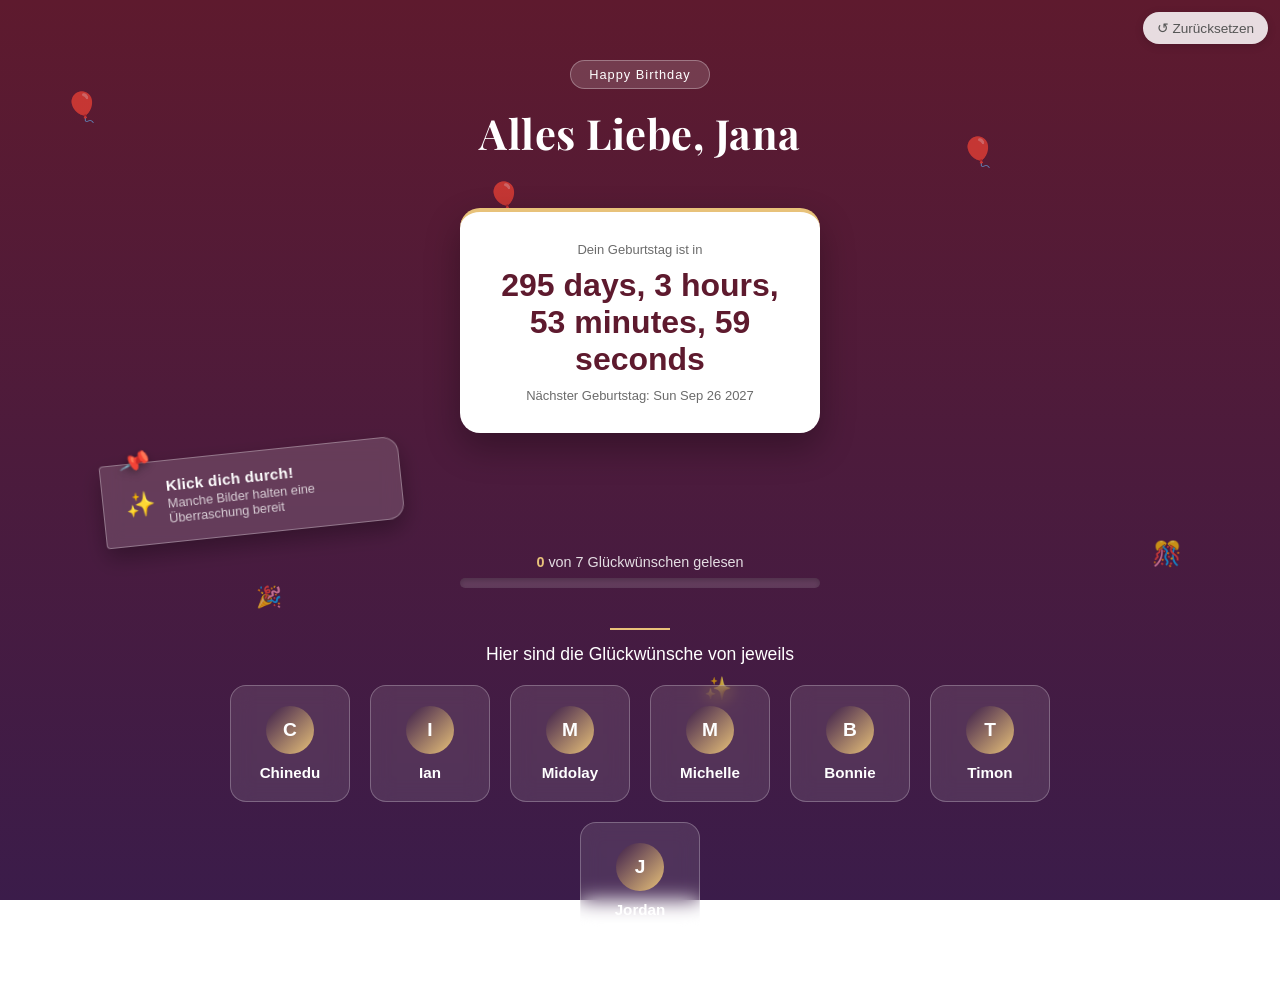
<file: index.html>
<!DOCTYPE html>
<html lang="de">
<head>
    <meta charset="UTF-8">
    <meta name="viewport" content="width=device-width, initial-scale=1.0">
    <title>Geburtstag</title>
    <link rel="preconnect" href="https://fonts.googleapis.com">
    <link href="https://fonts.googleapis.com/css2?family=Playfair+Display:wght@600;700&display=swap" rel="stylesheet">
    <link rel="stylesheet" href="styles.css">
    <style>
        /* Sperr-Zustand für die Glückwunsch-Buttons, bis der Geburtstag da ist */
        .button.locked {
            opacity: .45;
            cursor: not-allowed;
            filter: grayscale(60%);
            pointer-events: none;
        }
        .button.locked .check {
            display: none;
        }
        .button-switch {
            position: relative;
        }
        .lock-badge {
            position: absolute;
            top: -6px;
            right: -6px;
            font-size: .85rem;
            background: #fff;
            border-radius: 50%;
            width: 22px;
            height: 22px;
            display: flex;
            align-items: center;
            justify-content: center;
            box-shadow: 0 2px 6px rgba(0,0,0,.25);
        }
        .lock-notice {
            display: none;
            width: 100%;
            max-width: 520px;
            margin: 14px auto 0;
            color: #ffffff;
        }
        .lock-notice.show {
            display: flex;
            align-items: center;
            justify-content: center;
            gap: 8px;
        }
    </style>
</head>
<body>
    <button id="reset-btn" class="reset-button" title="Fortschritt zurücksetzen">↺ Zurücksetzen</button>

    <div class="confetti">
        <span>🎈</span><span>🎉</span><span>🎈</span><span>✨</span><span>🎈</span><span>🎊</span>
    </div>

    <header>
        <div class="eyebrow-badge">Happy Birthday</div>
        <h1>Alles Liebe, Jana</h1>
    </header>

    <!-- Countdown für den besonderen Tag -->
    <section class="top-grid">
        <div class="card countdown-card">
            <div class="small">Dein Geburtstag ist in</div>
            <div id="geburtstags-zähler" class="countdown">–</div>
            <div class="small">Nächster Geburtstag: <span id="nächster-geburtstag"></span></div>
        </div>
    </section>

    <div class="hint-box">
        <span class="hint-pin">📌</span>
        <span class="hint-icon">✨</span>
        <div class="hint-text">
            <strong>Klick dich durch!</strong>
            <span>Manche Bilder halten eine Überraschung bereit</span>
        </div>
    </div>

    <div class="progress-wrap">
        <div class="progress-label">
            <span id="progress-count">0</span> von 7 Glückwünschen gelesen
        </div>
        <div class="progress-track">
            <div class="progress-fill" id="progress-fill"></div>
        </div>
    </div>

    <div class="section-divider">
        <span>Hier sind die Glückwünsche von jeweils</span>
    </div>

    <p id="lock-notice" class="card lock-notice">🔒 Die Glückwünsche öffnen sich erst am Geburtstag selbst.</p>

    <!-- Geschenk-Knopf: erst sichtbar, wenn alle 7 gelesen wurden -->
    <div class="button-switch" id="geschenk-wrap" style="display:none;">
        <a href="geschenk.html" class="button gift-button">
            <span class="avatar">🎁</span>
            <span class="name">Dein Geschenk</span>
        </a>
    </div>

    <section class="button-section">
        <div class="button-switch">
            <a href="Chinedu.html" class="button" data-name="Chinedu">
                <span class="avatar">C</span>
                <span class="name">Chinedu</span>
                <span class="check">✓</span>
            </a>
        </div>
        <div class="button-switch">
            <a href="Ian.html" class="button" data-name="Ian">
                <span class="avatar">I</span>
                <span class="name">Ian</span>
                <span class="check">✓</span>
            </a>
        </div>
        <div class="button-switch">
            <a href="Midolay.html" class="button" data-name="Midolay">
                <span class="avatar">M</span>
                <span class="name">Midolay</span>
                <span class="check">✓</span>
            </a>
        </div>
        <div class="button-switch">
            <a href="Michelle.html" class="button" data-name="Michelle">
                <span class="avatar">M</span>
                <span class="name">Michelle</span>
                <span class="check">✓</span>
            </a>
        </div>
        <div class="button-switch">
            <a href="Bonnie.html" class="button" data-name="Bonnie">
                <span class="avatar">B</span>
                <span class="name">Bonnie</span>
                <span class="check">✓</span>
            </a>
        </div>
        <div class="button-switch">
            <a href="Timon.html" class="button" data-name="Timon">
                <span class="avatar">T</span>
                <span class="name">Timon</span>
                <span class="check">✓</span>
            </a>
        </div>
        <div class="button-switch">
            <a href="Jordan.html" class="button" data-name="Jordan">
                <span class="avatar">J</span>
                <span class="name">Jordan</span>
                <span class="check">✓</span>
            </a>
        </div>
    </section>

    <!-- script.js nur EINMAL einbinden (Countdown, definiert Jana_Bday) -->
    <script src="script.js"></script>

    <!-- Sperre der Glückwunsch-Buttons bis zum Geburtstag -->
    <script>
        (function () {
            const now = new Date();

            // Einmal entsperrt = für immer entsperrt (auch in Folgejahren)
            let isUnlocked = localStorage.getItem('bday_unlocked') === 'true';

            if (!isUnlocked) {
                isUnlocked =
                    (now.getMonth() + 1 > Jana_Bday.month) ||
                    (now.getMonth() + 1 === Jana_Bday.month && now.getDate() >= Jana_Bday.day);

                if (isUnlocked) {
                    localStorage.setItem('bday_unlocked', 'true');
                }
            }

            if (!isUnlocked) {
                document.querySelectorAll('.button[data-name]').forEach(function (btn) {
                    btn.classList.add('locked');
                    btn.setAttribute('aria-disabled', 'true');
                    btn.setAttribute('tabindex', '-1');

                    const lock = document.createElement('span');
                    lock.className = 'lock-badge';
                    lock.textContent = '🔒';
                    btn.parentElement.appendChild(lock);

                    btn.addEventListener('click', function (e) {
                        e.preventDefault();
                    });
                });

                document.getElementById('lock-notice').classList.add('show');
            }
        })();
    </script>

    <!-- Fortschritt + Geschenk-Knopf -->
    <script>
        const guestButtons = document.querySelectorAll('.button[data-name]');
        const totalGuests = guestButtons.length;

        function updateProgress() {
            let visitedCount = 0;

            guestButtons.forEach(function (btn) {
                const name = btn.getAttribute('data-name');
                if (sessionStorage.getItem('visited_' + name) === 'true') {
                    btn.classList.add('visited');
                    visitedCount++;
                }
            });

            document.getElementById('progress-count').textContent = visitedCount;
            document.getElementById('progress-fill').style.width =
                (visitedCount / totalGuests * 100) + '%';

            // Geschenk-Knopf anzeigen, wenn alle gelesen wurden
            if (visitedCount === totalGuests) {
                document.getElementById('geschenk-wrap').style.display = 'flex';
            }
        }

        guestButtons.forEach(function (btn) {
            btn.addEventListener('click', function () {
                if (btn.classList.contains('locked')) return;
                const name = btn.getAttribute('data-name');
                sessionStorage.setItem('visited_' + name, 'true');
            });
        });

        // Reset-Knopf oben rechts
        document.getElementById('reset-btn').addEventListener('click', function () {
            if (!confirm('Fortschritt wirklich zurücksetzen?')) return;

            guestButtons.forEach(function (btn) {
                sessionStorage.removeItem('visited_' + btn.getAttribute('data-name'));
                btn.classList.remove('visited');
            });

            document.getElementById('geschenk-wrap').style.display = 'none';

            updateProgress();
        });

        updateProgress();

        // Falls man mit "Zurück" auf die Seite kommt (Browser-Cache)
        window.addEventListener('pageshow', updateProgress);
    </script>

</body>
</html>
</file>
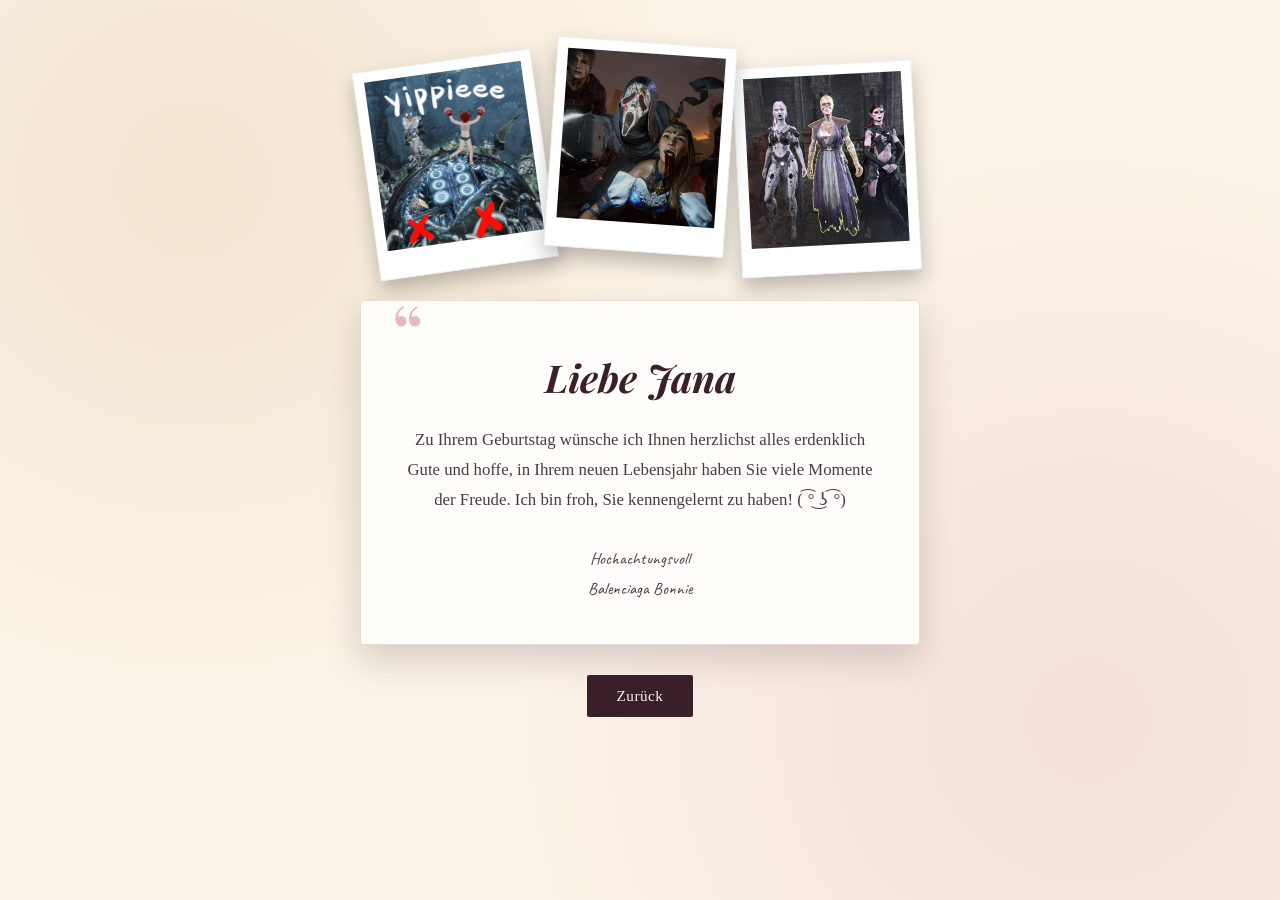
<file: Bonnie.html>
<!DOCTYPE html>
<html lang='de'>
<head>
    <meta charset='utf-8'>
    <meta name='viewport' content='width=device-width, initial-scale=1'>
    <title>Bonnies Glückwünsche</title>
    <link rel="preconnect" href="https://fonts.googleapis.com">
    <link href="https://fonts.googleapis.com/css2?family=Playfair+Display:ital,wght@0,600;1,500&family=Caveat:wght@600&display=swap" rel="stylesheet">
    <link rel="stylesheet" href="stylesB.css">
</head>
<body>

    <div class="page-wrap">

        <div class="polaroid-stack">
            <img src="BonnieBild.jpg" alt="Bonnie" class="polaroid p1">
            <img src="BonnieBild2.jpg" alt="Bonnie" class="polaroid p2">
            <img src="BBild.jpg" alt="Bonnie" class="polaroid p3">
        </div>

        <!--birthday text-->
        <div id="Birthday-card">
            <span class="quote-mark">“</span>
            <div class="card-text">
                <h1>Liebe Jana</h1>
                <p>
                    Zu Ihrem Geburtstag wünsche ich Ihnen herzlichst alles erdenklich Gute und hoffe,
                    in Ihrem neuen Lebensjahr haben Sie viele Momente der Freude.
                    Ich bin froh, Sie kennengelernt zu haben! ( ͡° ͜ʖ ͡°)
                </p>
                <p class="signature">Hochachtungsvoll<br>Balenciaga Bonnie</p>
            </div>
        </div>

        <a href="index.html" class="button">Zurück</a>

    </div>

</body>
</html>
</file>
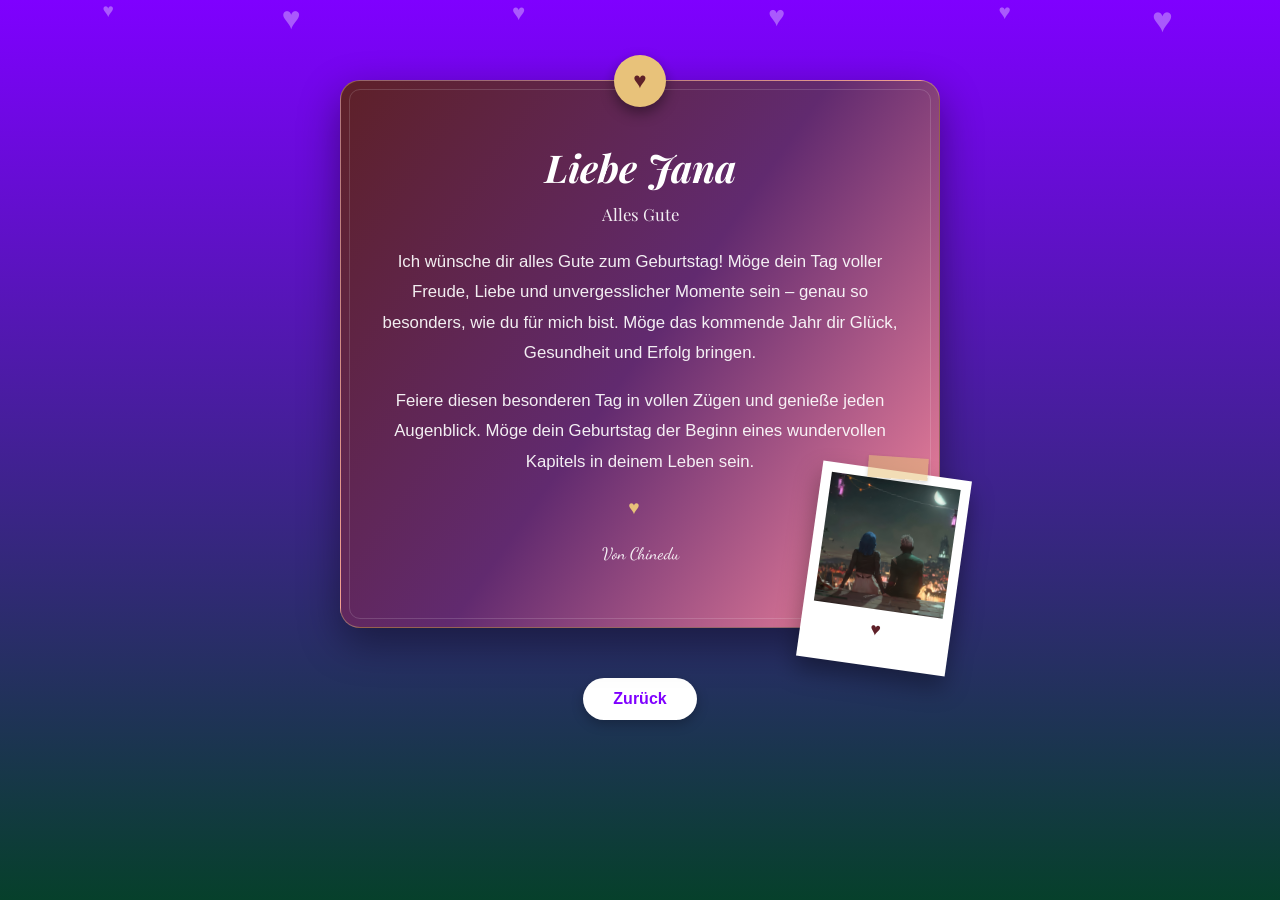
<file: Chinedu.html>
<!DOCTYPE html>
<html lang="de">
<head>
    <meta charset="UTF-8">
    <meta name="viewport" content="width=device-width, initial-scale=1.0">
    <title>Von Chinedu</title>
    <link rel="preconnect" href="https://fonts.googleapis.com">
    <link href="https://fonts.googleapis.com/css2?family=Playfair+Display:ital,wght@0,600;1,500&family=Dancing+Script:wght@700&display=swap" rel="stylesheet">
    <link rel="stylesheet" href="stlylesC.css">
</head>
<body>

    <div class="hearts">
        <span>♥</span><span>♥</span><span>♥</span><span>♥</span><span>♥</span><span>♥</span>
    </div>

    <div class="page-wrap">

        <div id="Birthday-card">
            <div class="seal">♥</div>

            <div class="card-text">
                <h1>Liebe Jana</h1>
                <p class="lead">Alles Gute</p>

                <p>
                    Ich wünsche dir alles Gute zum Geburtstag! Möge dein Tag voller Freude, Liebe und unvergesslicher Momente sein 
                    – genau so besonders, wie du für mich bist. Möge das kommende Jahr dir Glück, 
                    Gesundheit und Erfolg bringen.

                </p>

                <p>
                    Feiere diesen besonderen Tag in vollen Zügen und genieße jeden Augenblick.
                    Möge dein Geburtstag der Beginn eines wundervollen Kapitels in deinem Leben sein.
                </p>

                <div class="divider">♥</div>

                <p class="signature">Von Chinedu</p>
            </div>

            <div class="polaroid p1">
                <img src="JandE.jpg" alt="Unsere Lieblingsserie" id="jande-image">
                <p class="polaroid-caption"> ♥</p>
            </div>
        </div>

        <a href="index.html" class="button">Zurück</a>

    </div>

    <audio id="jande-sound" src="EkkoJinxsong.mp3"></audio>

    <script>
        document.getElementById('jande-image').addEventListener('click', function() {
            const sound = document.getElementById('jande-sound');
            if (sound.paused) {
                sound.play();
            } else {
                sound.pause();
                sound.currentTime = 0;
            }
        });
    </script>

</body>
</html>
</file>
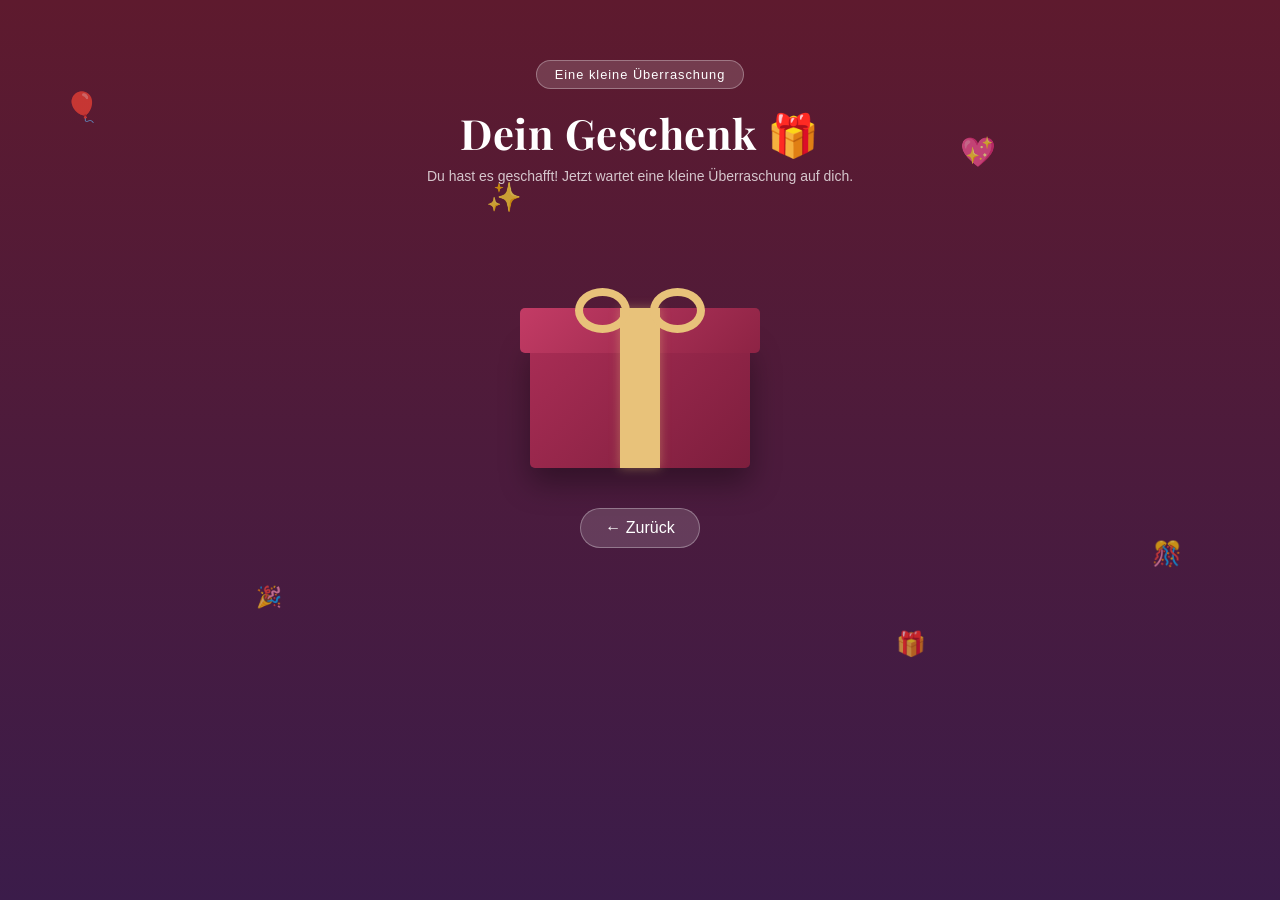
<file: geschenk.html>
<!DOCTYPE html>
<html lang="de">
<head>
    <meta charset="UTF-8">
    <meta name="viewport" content="width=device-width, initial-scale=1.0">

    <title>Dein Geschenk 🎁</title>

    <link rel="preconnect" href="https://fonts.googleapis.com">
    <link href="https://fonts.googleapis.com/css2?family=Playfair+Display:wght@600;700&display=swap" rel="stylesheet">

    <link rel="stylesheet" href="stylesS.css">
</head>

<body>

    <!-- Schwebende Dekoration -->
    <div class="confetti">
        <span>🎈</span>
        <span>🎉</span>
        <span>✨</span>
        <span>🎁</span>
        <span>💖</span>
        <span>🎊</span>
    </div>


    <!-- Überschrift -->
    <header>

        <div class="eyebrow-badge">
            Eine kleine Überraschung
        </div>

        <h1>Dein Geschenk 🎁</h1>

        <p class="sub">
            Du hast es geschafft! Jetzt wartet eine kleine Überraschung auf dich.
        </p>

    </header>



    <!-- Geschenkbox -->
    <section class="geschenk-bereich">

        <div class="geschenk" onclick="geschenkOeffnen()">

            <div class="schleife-links"></div>
            <div class="schleife-rechts"></div>

            <div class="deckel" id="deckel"></div>

            <div class="box"></div>

            <div class="band"></div>

        </div>

    </section>


    <!-- Überraschung -->
    <section id="nachricht">

        <div class="card">

            <div class="card-icon">
                💖
            </div>

            <h2>Überraschung!</h2>

            <p>
              Hier ist ein geschenk wofür wir alle zusammengelegt haben. Wir hoffen es gefällt dir 
            </p>


            <div class="gutschein">

                <div class="gutschein-icon">
                    🎟️
                </div>

                <h3>M2P9-NFNF-3GN4</h3>

                <p>
                    Playstation Store Gutschein Code im wert von 40€
                </p>

            </div>

        </div>

    </section>


    <!-- JavaScript -->
    <script>

        function geschenkOeffnen() {

            const deckel = document.getElementById("deckel");
            const nachricht = document.getElementById("nachricht");

            deckel.classList.add("offen");

            setTimeout(function () {

                nachricht.style.display = "block";

            }, 700);
        }

    </script>
<a href="index.html" class="zurueck">← Zurück</a>
</body>
</html>
</file>
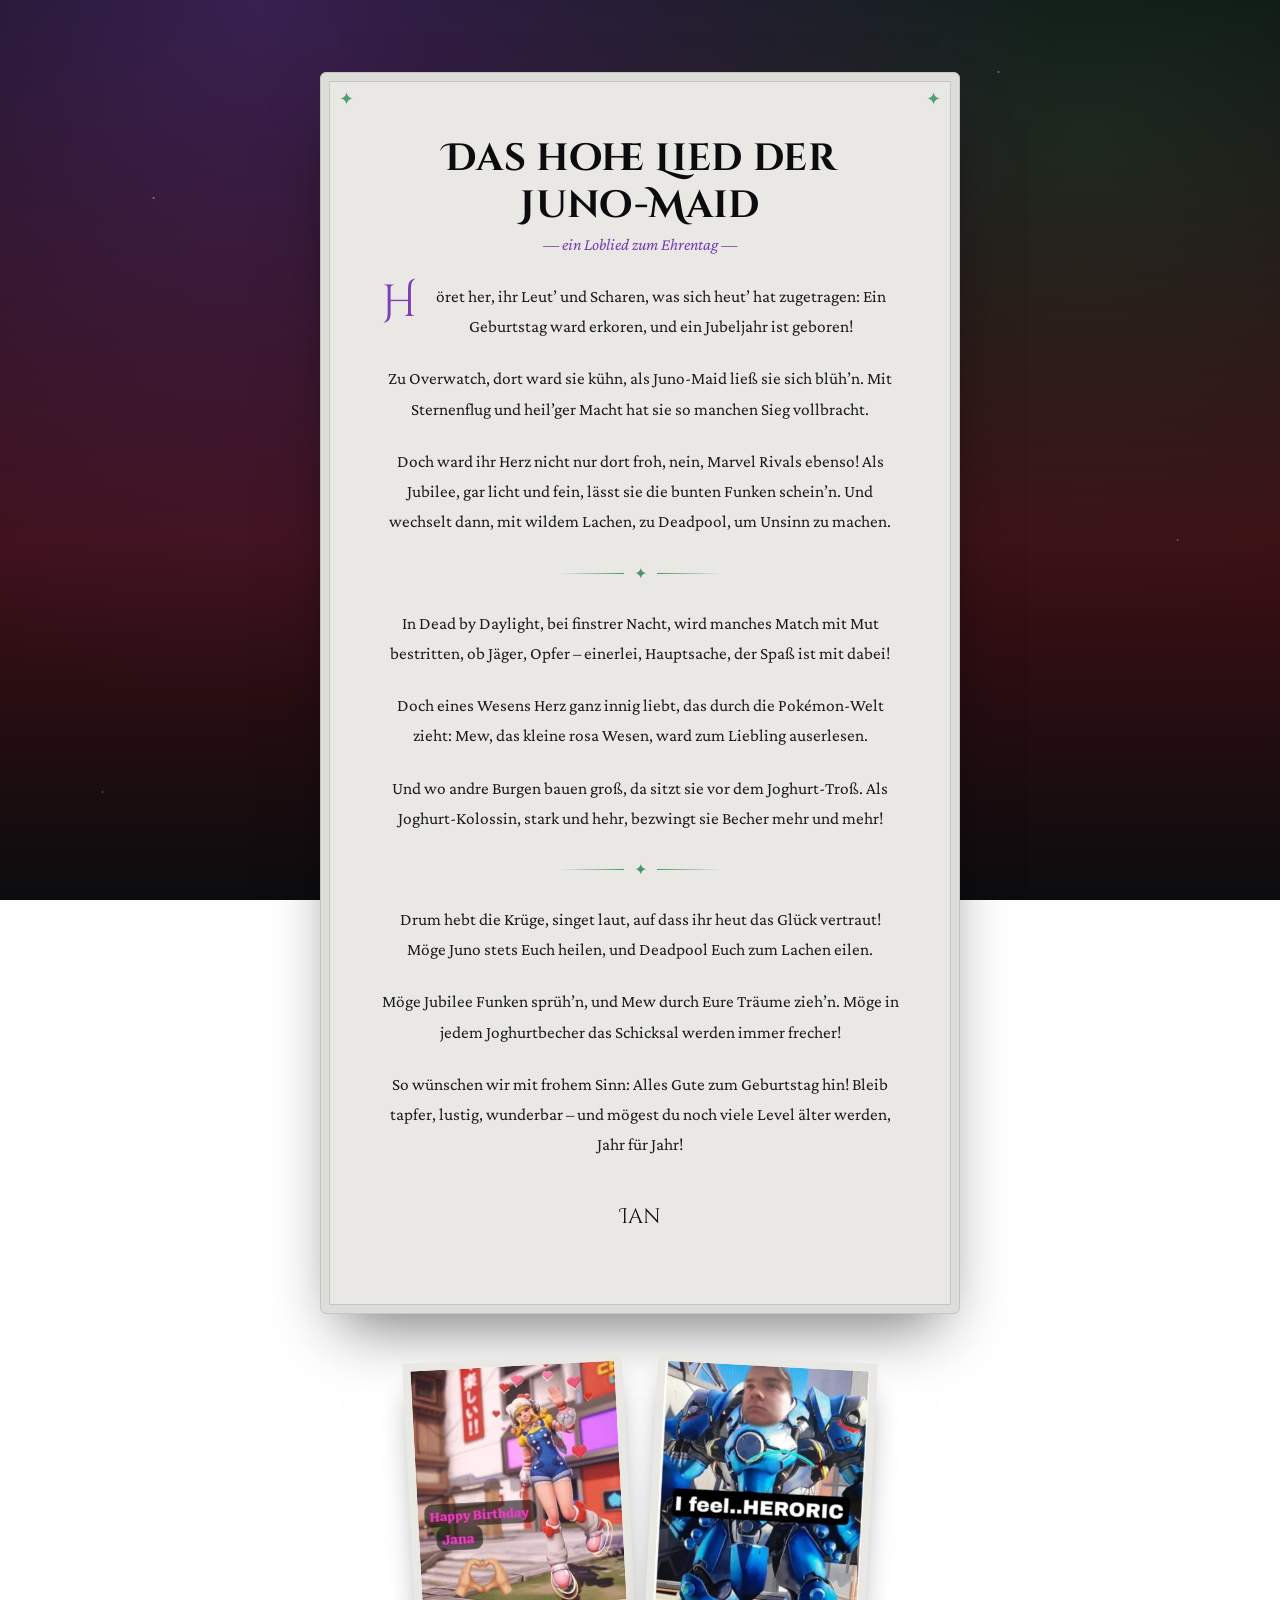
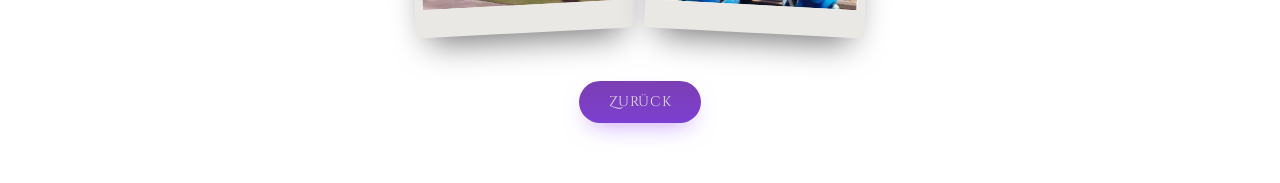
<file: Ian.html>
<!DOCTYPE html>
<html lang="de">
<head>
<meta charset="utf-8">
<meta name="viewport" content="width=device-width, initial-scale=1, viewport-fit=cover">
<title>Das hohe Lied der Juno-Maid</title>
<link rel="preconnect" href="https://fonts.googleapis.com">
<link rel="preconnect" href="https://fonts.gstatic.com" crossorigin>
<link href="https://fonts.googleapis.com/css2?family=Cinzel+Decorative:wght@700&family=Crimson+Pro:ital,wght@0,400;0,600;1,400&display=swap" rel="stylesheet">
<link rel="stylesheet" href="ian.css">
</head>
<body>

  <div class="scroll">
    <div class="card-text">
      <h1>Das hohe Lied der Juno-Maid</h1>
      <span class="kicker">— ein Loblied zum Ehrentag —</span>

      <p>
        Höret her, ihr Leut’ und Scharen,
        was sich heut’ hat zugetragen:
        Ein Geburtstag ward erkoren,
        und ein Jubeljahr ist geboren!
      </p>
      <p>
        Zu Overwatch, dort ward sie kühn,
        als Juno-Maid ließ sie sich blüh’n.
        Mit Sternenflug und heil’ger Macht
        hat sie so manchen Sieg vollbracht.
      </p>
      <p>
        Doch ward ihr Herz nicht nur dort froh,
        nein, Marvel Rivals ebenso!
        Als Jubilee, gar licht und fein,
        lässt sie die bunten Funken schein’n.
        Und wechselt dann, mit wildem Lachen,
        zu Deadpool, um Unsinn zu machen.
      </p>

      <div class="divider">✦</div>

      <p>
        In Dead by Daylight, bei finstrer Nacht,
        wird manches Match mit Mut bestritten,
        ob Jäger, Opfer – einerlei,
        Hauptsache, der Spaß ist mit dabei!
      </p>
      <p>
        Doch eines Wesens Herz ganz innig liebt,
        das durch die Pokémon-Welt zieht:
        Mew, das kleine rosa Wesen,
        ward zum Liebling auserlesen.
      </p>
      <p>
        Und wo andre Burgen bauen groß,
        da sitzt sie vor dem Joghurt-Troß.
        Als Joghurt-Kolossin, stark und hehr,
        bezwingt sie Becher mehr und mehr!
      </p>

      <div class="divider">✦</div>

      <p>
        Drum hebt die Krüge, singet laut,
        auf dass ihr heut das Glück vertraut!
        Möge Juno stets Euch heilen,
        und Deadpool Euch zum Lachen eilen.
      </p>
      <p>
        Möge Jubilee Funken sprüh’n,
        und Mew durch Eure Träume zieh’n.
        Möge in jedem Joghurtbecher
        das Schicksal werden immer frecher!
      </p>
      <p>
        So wünschen wir mit frohem Sinn:
        Alles Gute zum Geburtstag hin!
        Bleib tapfer, lustig, wunderbar –
        und mögest du noch viele Level älter werden, Jahr für Jahr!
      </p>

      <p class="signature">Ian</p>
    </div>

    <div class="gallery">
      <img src="Ian1.jpg" alt="Ian">
      <button type="button" class="sound-btn" aria-label="Sound abspielen">
        <img src="Ian2.jpg" alt="Ian">
      </button>
    </div>

    <audio id="ian-sound" src="ian3.mp3" preload="auto"></audio>

    <a href="index.html" class="button">Zurück</a>
  </div>

  <script>
    document.querySelector('.sound-btn').addEventListener('click', function () {
      const audio = document.getElementById('ian-sound');
      audio.currentTime = 0;
      audio.play();
    });
  </script>

</body>
</html>
</file>
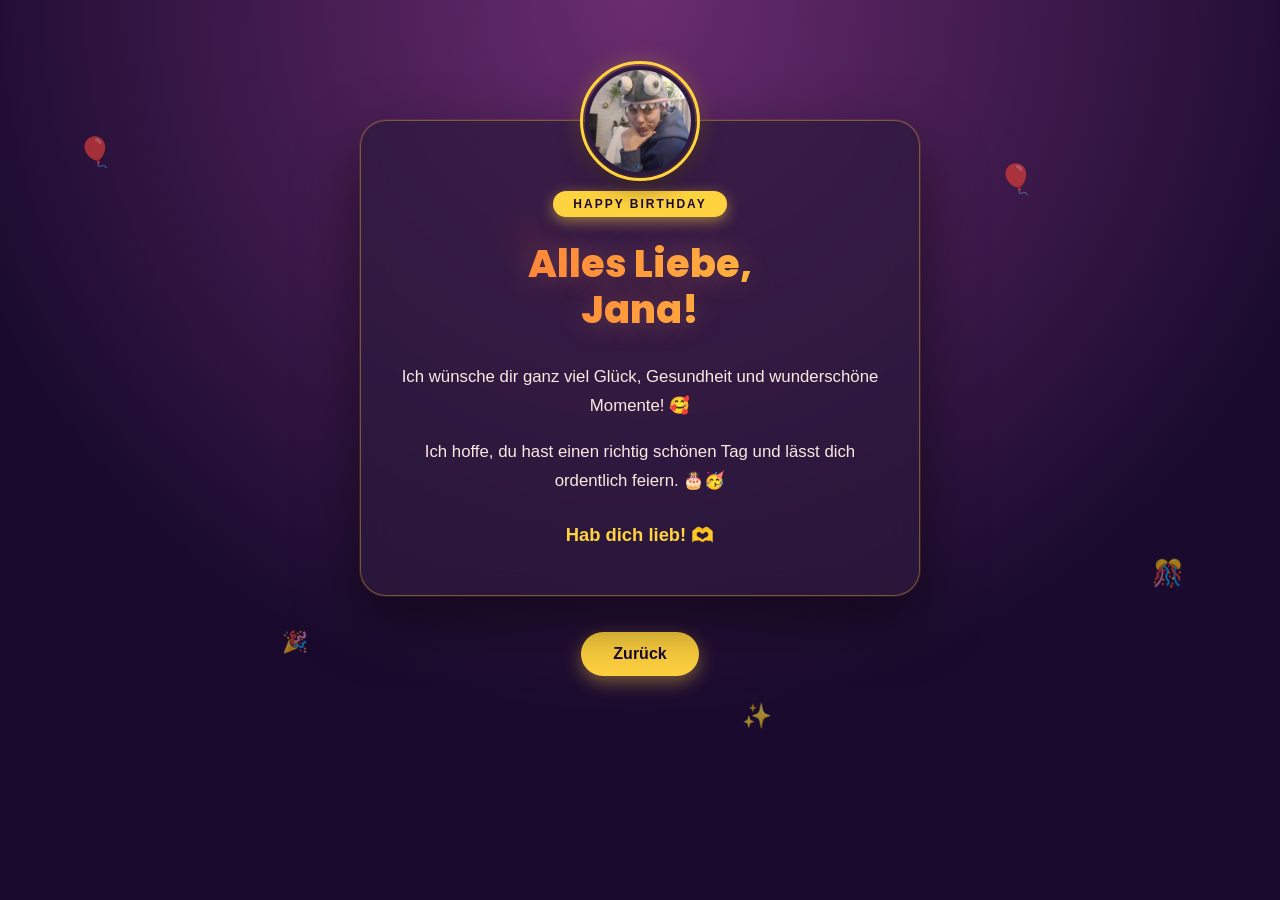
<file: Jordan.html>
<!DOCTYPE html>
<html lang='de'>
<head>
    <meta charset='utf-8'>
    <meta name='viewport' content='width=device-width, initial-scale=1'>
    <title>Jordans Glückwünsche</title>
    <link rel="preconnect" href="https://fonts.googleapis.com">
    <link href="https://fonts.googleapis.com/css2?family=Poppins:wght@600;700;800&display=swap" rel="stylesheet">
    <link rel='stylesheet' href='stylesJ.css'>
</head>
<body>

    <div class="floaters">
        <span>🎈</span><span>🎉</span><span>🎈</span><span>✨</span><span>🎈</span><span>🎊</span>
    </div>

    <div class="page-wrap">

        <div id="Birthday-card">
            <img src="Jordan.jpg" alt="Jordan" class="profile-photo">

            <div class="badge">HAPPY BIRTHDAY</div>

            <h1>Alles Liebe,<br>Jana!</h1>

            <div class="card-text">
                <p class="line">Ich wünsche dir ganz viel Glück, Gesundheit und wunderschöne Momente! 🥰</p>
                <p class="line">Ich hoffe, du hast einen richtig schönen Tag und lässt dich ordentlich feiern. 🎂🥳</p>
                <p class="line signature">Hab dich lieb! 🫶</p>
            </div>
        </div>

        <a href="index.html" class="button">Zurück</a>

    </div>

</body>
</html>
</file>
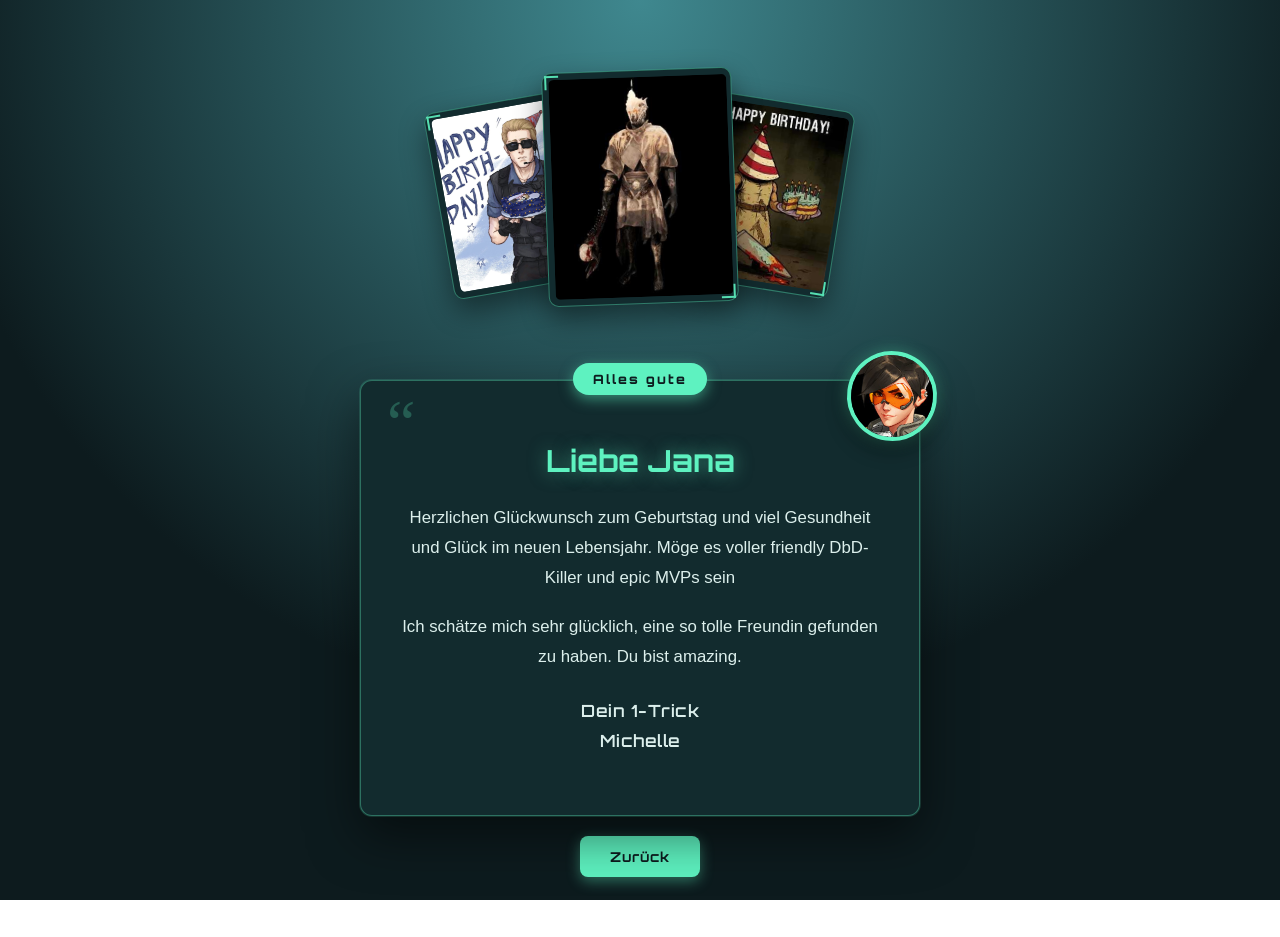
<file: Michelle.html>
<!DOCTYPE html>
<html lang='de'>
<head>
    <meta charset='utf-8'>
    <meta name='viewport' content='width=device-width, initial-scale=1'>
    <title>Michelles Glückwünsche</title>
    <link rel="preconnect" href="https://fonts.googleapis.com">
    <link href="https://fonts.googleapis.com/css2?family=Orbitron:wght@600;800&display=swap" rel="stylesheet">
    <link rel="stylesheet" href="stylesm.css">
</head>
<body>

    <div class="page-wrap">

        <div class="clip-gallery">
            <div class="clip clip-main">
                <img src="Mich2.jpg" alt="Michelle">
            </div>
            <div class="clip clip-side clip-2">
                <img src="Mich3.jpg" alt="Michelle">
            </div>
            <div class="clip clip-side clip-3">
                <img src="Mich1.jpg" alt="Michelle">
            </div>
        </div>

        <div id="Birthday-card">
            <div class="level-badge">Alles gute</div>
            <span class="quote-mark">“</span>

            <img src="tracer.jpg" alt="Tracer" id="tracer-image" class="tracer-badge">

            <div class="card-text">
                <h1>Liebe Jana</h1>
                <p>
                    Herzlichen Glückwunsch zum Geburtstag und viel Gesundheit und Glück im neuen Lebensjahr.
                    Möge es voller friendly DbD-Killer und epic MVPs sein 
                </p>
                <p>
                    Ich schätze mich sehr glücklich, eine so tolle Freundin gefunden zu haben. Du bist amazing.
                </p>
                <p class="signature">Dein 1-Trick<br>Michelle</p>
            </div>
        </div>

        <a href="index.html" class="button">Zurück</a>

    </div>

    <audio id="tracer-sound" src="tracer_hohoho.mp3"></audio>

    <script>
        document.getElementById('tracer-image').addEventListener('click', function() {
            const sound = document.getElementById('tracer-sound');
            if (sound.paused) {
                sound.play();
            } else {
                sound.pause();
                sound.currentTime = 0;
            }
        });
    </script>

</body>
</html>
</file>
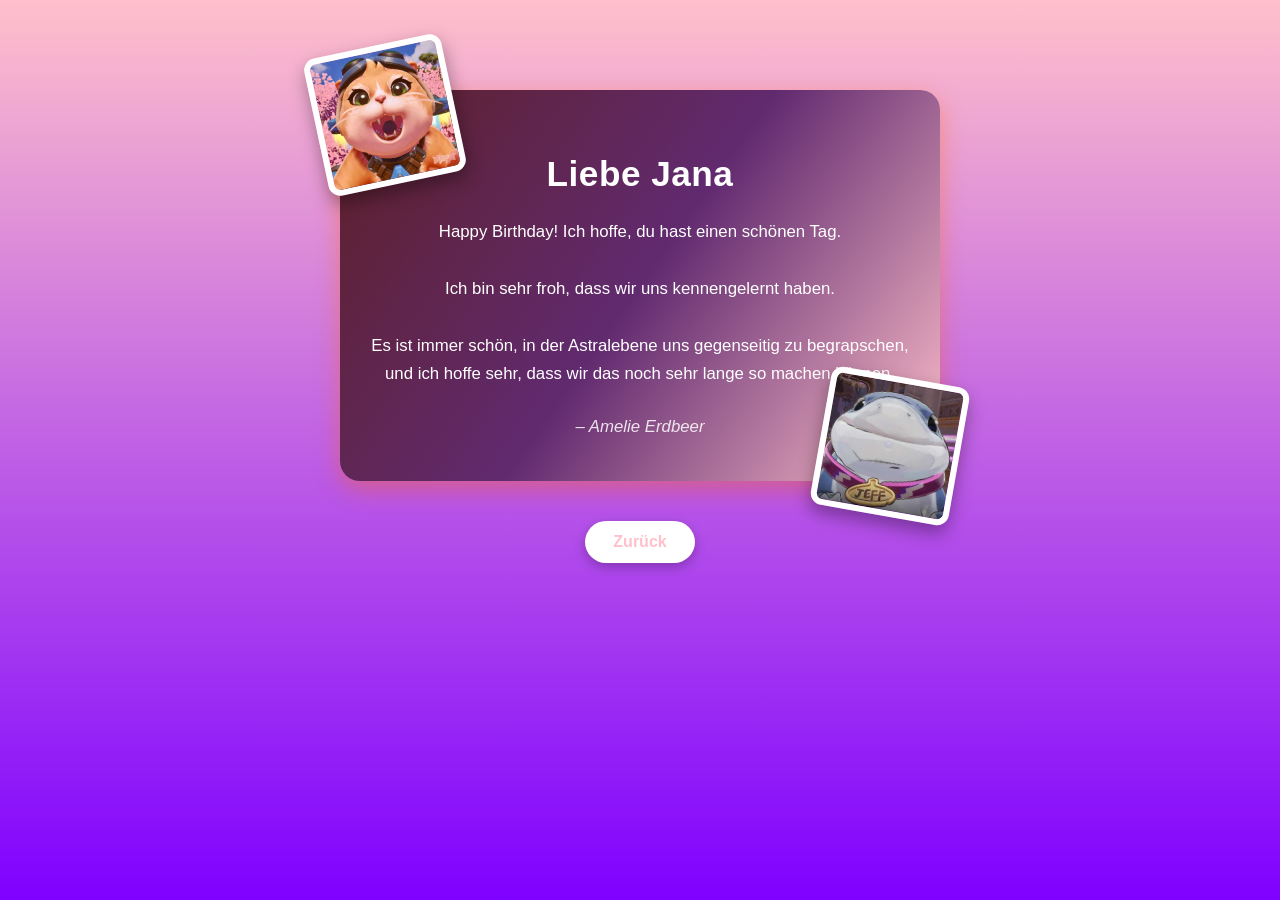
<file: Midolay.html>
<!DOCTYPE html>
<html lang='de'>
<head>
    <meta charset='utf-8'>
    <meta name='viewport' content='width=device-width, initial-scale=1'>
    <title>Happy Birthday Jana</title>
    <link rel='stylesheet' href='stylesMi.css'>
</head>
<body>

    <div class="page-wrap">

        <div id="Birthday-card">

            <img src="jpcbild.jpg" alt="Mido" class="sticker sticker-1" id="jpc-image">
            <img src="jeffbild.jpg" alt="Mido" class="sticker sticker-2" id="jeff-image">

            <div class="card-text">
                <h1>Liebe Jana</h1>
                <p>
                    Happy Birthday! Ich hoffe, du hast einen schönen Tag.<br><br>
                    Ich bin sehr froh, dass wir uns kennengelernt haben.<br><br>
                    Es ist immer schön, in der Astralebene uns gegenseitig zu begrapschen,
                    und ich hoffe sehr, dass wir das noch sehr lange so machen können.
                </p>
                <p class="signature">– Amelie Erdbeer</p>
            </div>
        </div>

        <a href="index.html" class="button">Zurück</a>

    </div>

    <audio id="jpc-sound" src="jetpack-cat-taunt.mp3"></audio>
    <audio id="jeff-sound" src="singing-jeff.mp3"></audio>

    <script>
        const sounds = [
            document.getElementById('jpc-sound'),
            document.getElementById('jeff-sound')
        ];

        function toggleSound(sound) {
            // Alle anderen Sounds stoppen
            sounds.forEach(function(s) {
                if (s !== sound) {
                    s.pause();
                    s.currentTime = 0;
                }
            });

            // Diesen Sound abspielen oder pausieren
            if (sound.paused) {
                sound.play();
            } else {
                sound.pause();
                sound.currentTime = 0;
            }
        }

        document.getElementById('jpc-image').addEventListener('click', function() {
            toggleSound(document.getElementById('jpc-sound'));
        });

        document.getElementById('jeff-image').addEventListener('click', function() {
            toggleSound(document.getElementById('jeff-sound'));
        });
    </script>

</body>
</html>
</file>
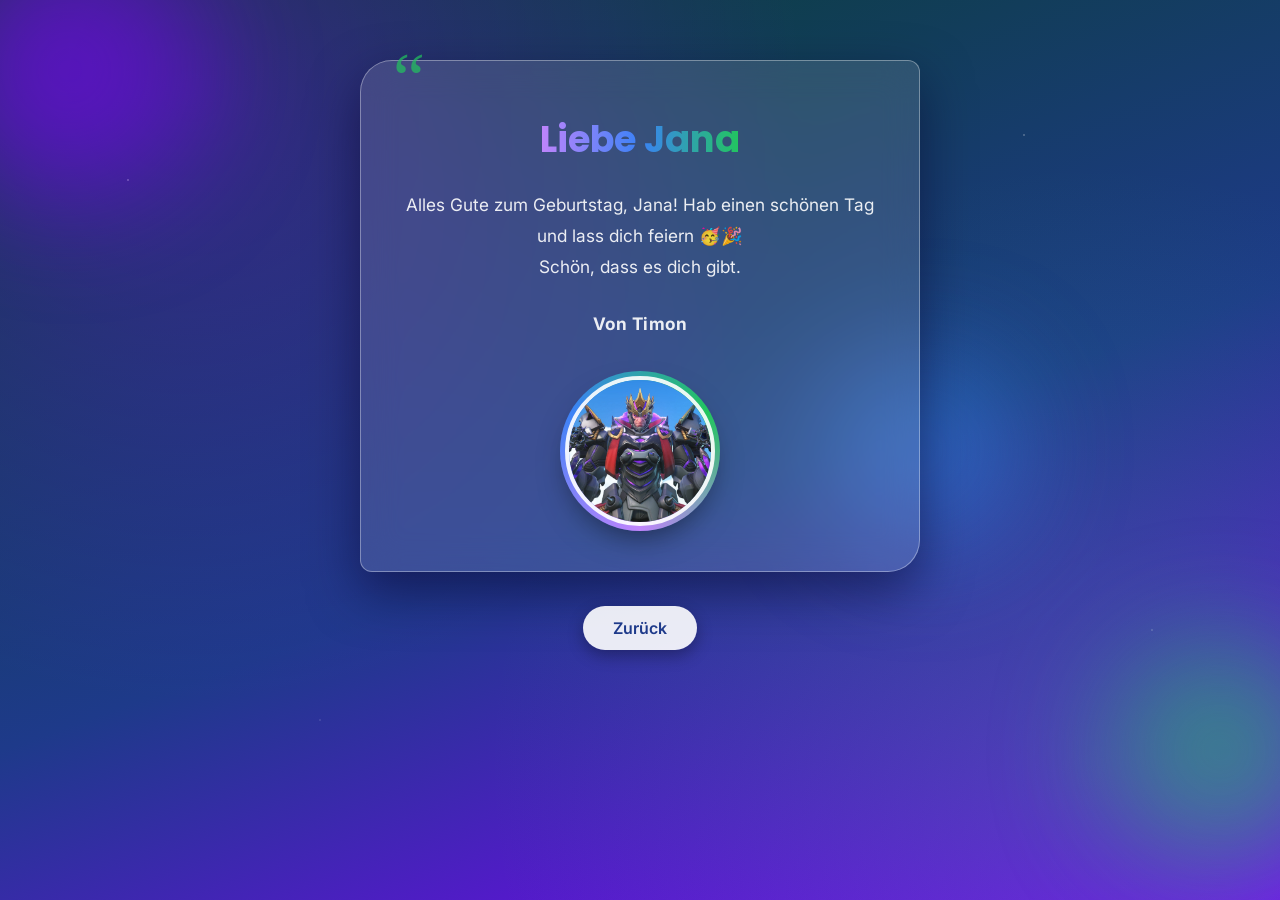
<file: Timon.html>
<!DOCTYPE html>
<html lang='de'>
<head>
    <meta charset='utf-8'>
    <meta name='viewport' content='width=device-width, initial-scale=1, viewport-fit=cover'>
    <title>Timons Glückwünsche</title>
    <link rel="preconnect" href="https://fonts.googleapis.com">
    <link rel="preconnect" href="https://fonts.gstatic.com" crossorigin>
    <link href="https://fonts.googleapis.com/css2?family=Poppins:wght@600;700&family=Inter:wght@400;500&display=swap" rel="stylesheet">
    <link rel="stylesheet" href="stylesT.css">
</head>
<body>

    <div class="scene">

        <div class="blob blob-1"></div>
        <div class="blob blob-2"></div>
        <div class="blob blob-3"></div>

        <div id="Birthday-card">
            <span class="quote-mark">“</span>
            <div class="card-text">
                <h1>Liebe Jana</h1>
                <p>
                    Alles Gute zum Geburtstag, Jana! Hab einen schönen Tag und lass dich feiern 🥳🎉<br>
                    Schön, dass es dich gibt.
                </p>
                <p class="signature">Von Timon</p>
            </div>

            <figure class="photo-frame">
                <img src="sigma.jpg" alt="Timon">
            </figure>
        </div>

        <a href="index.html" class="button">Zurück</a>

    </div>

</body>
</html>
</file>
<file: styles.css>
:root{
    --bg:#5e1a2e;
    --card:#fff;
    --accent:#3b1c4a;
    --gold:#e8c27a;
    --muted:#6b6b6b;
    --text:#2b2b2b;
}

*{
    box-sizing:border-box;
}

body{
    font-family: 'Segoe UI', sans-serif;
    margin:0;
    min-height: 100vh;
    background: linear-gradient(180deg, var(--bg), var(--accent));
    background-repeat: no-repeat;
    background-attachment: fixed;
    color: var(--text);
    position: relative;
    overflow-x: hidden;
}

/* Schwebende Deko im Hintergrund */

.confetti{
    position: fixed;
    inset: 0;
    pointer-events: none;
    z-index: 0;
}

.confetti span{
    position: absolute;
    font-size: 1.8rem;
    opacity: 0.7;
    animation: drift 12s ease-in-out infinite;
}

.confetti span:nth-child(1){ left: 5%;  top: 10%; animation-delay: 0s; }
.confetti span:nth-child(2){ left: 20%; top: 65%; animation-delay: 1.5s; font-size: 1.3rem; }
.confetti span:nth-child(3){ left: 38%; top: 20%; animation-delay: 3s; }
.confetti span:nth-child(4){ left: 55%; top: 75%; animation-delay: 4.5s; font-size: 1.4rem; }
.confetti span:nth-child(5){ left: 75%; top: 15%; animation-delay: 2s; }
.confetti span:nth-child(6){ left: 90%; top: 60%; animation-delay: 5s; font-size: 1.5rem; }

@keyframes drift {
    0%, 100% { transform: translateY(0) rotate(0deg); }
    50% { transform: translateY(-30px) rotate(8deg); }
}

/* Header */

header{
    position: relative;
    z-index: 1;
    padding: 60px 20px 30px;
    text-align: center;
    color: white;
}

.eyebrow-badge{
    display: inline-block;
    padding: 6px 18px;
    background: rgba(255,255,255,0.15);
    border: 1px solid rgba(255,255,255,0.3);
    border-radius: 30px;
    font-size: 0.8rem;
    letter-spacing: 1px;
    margin-bottom: 16px;
}

h1{
    font-family: 'Playfair Display', serif;
    font-size: 2.6rem;
    margin: 0;
    letter-spacing: 0.5px;
}

.sub{
    font-size: 14px;
    margin-top: 8px;
    color: rgba(255,255,255,0.75);
}

/* Countdown */

.top-grid{
    position: relative;
    z-index: 1;
    display: flex;
    flex-wrap: wrap;
    gap: 18px;
    justify-content: center;
    margin: 18px;
}

.countdown-card{
    background: var(--card);
    padding: 30px 36px;
    border-radius: 20px;
    box-shadow: 0 15px 35px rgba(0,0,0,0.3);
    min-width: 260px;
    max-width: 360px;
    text-align: center;
    border-top: 4px solid var(--gold);
}

.countdown{
    font-size: 32px;
    font-weight: 700;
    margin: 10px 0;
    color: var(--bg);
}

.small{
    font-size: 13px;
    color: var(--muted);
}

/* Hinweis-Box: schräg hängendes Schild */

.hint-box{
    position: relative;
    z-index: 1;
    display: flex;
    align-items: center;
    gap: 12px;
    width: 300px;
    max-width: calc(100% - 40px);
    margin: 10px auto 10px 8%;
    padding: 16px 20px 16px 22px;
    background: rgba(255,255,255,0.14);
    backdrop-filter: blur(10px);
    border: 1px solid rgba(255,255,255,0.3);
    border-radius: 4px 16px 16px 4px;
    box-shadow: 0 10px 22px rgba(0,0,0,0.3);
    transform: rotate(-6deg);
    transition: transform 0.3s ease;
}

.hint-box:hover{
    transform: rotate(0deg) scale(1.04);
}

.hint-pin{
    position: absolute;
    top: -16px;
    left: 22px;
    font-size: 1.4rem;
    transform: rotate(20deg);
    filter: drop-shadow(0 3px 4px rgba(0,0,0,0.4));
}

.hint-icon{
    font-size: 1.5rem;
    flex-shrink: 0;
    animation: sparkle 2s ease-in-out infinite;
}

@keyframes sparkle {
    0%, 100% { transform: scale(1) rotate(0deg); opacity: 1; }
    50% { transform: scale(1.2) rotate(10deg); opacity: 0.7; }
}

.hint-text{
    display: flex;
    flex-direction: column;
    gap: 2px;
    color: white;
    text-align: left;
    min-width: 0;
}

.hint-text strong{
    font-size: 0.95rem;
    letter-spacing: 0.3px;
}

.hint-text span{
    font-size: 0.8rem;
    color: rgba(255,255,255,0.75);
}

@media (max-width: 700px){
    .hint-box{
        width: 100%;
        max-width: calc(100% - 32px);
        margin: 10px auto;
        transform: rotate(-2deg);
    }
}

@media (max-width: 380px){
    .hint-box{
        gap: 10px;
        padding: 14px 16px 14px 18px;
        transform: rotate(-1deg);
    }

    .hint-icon{
        font-size: 1.3rem;
    }

    .hint-text strong{
        font-size: 0.88rem;
    }

    .hint-text span{
        font-size: 0.75rem;
    }
}

/* Divider */

.section-divider{
    position: relative;
    z-index: 1;
    text-align: center;
    margin: 40px 20px 20px;
    color: white;
}

.section-divider span{
    background: transparent;
    font-size: 1.1rem;
    font-weight: 500;
    position: relative;
    padding: 0 16px;
}

.section-divider::before{
    content: "";
    display: block;
    width: 60px;
    height: 2px;
    background: var(--gold);
    margin: 0 auto 14px;
}

/* Gäste-Grid */

.button-section{
    position: relative;
    z-index: 1;
    display: flex;
    flex-wrap: wrap;
    gap: 20px;
    justify-content: center;
    margin: 18px auto 60px;
    max-width: 900px;
    padding: 0 20px;
}

.button-switch{
    display: flex;
    justify-content: center;
}

.button{
    display: flex;
    flex-direction: column;
    align-items: center;
    gap: 10px;
    width: 120px;
    padding: 20px 10px;
    text-decoration: none;
    background: rgba(255,255,255,0.1);
    backdrop-filter: blur(10px);
    border: 1px solid rgba(255,255,255,0.25);
    border-radius: 16px;
    transition: transform 0.25s ease, background 0.25s ease;
}

.button:hover{
    transform: translateY(-6px);
    background: rgba(255,255,255,0.2);
}

.avatar{
    width: 48px;
    height: 48px;
    border-radius: 50%;
    background: linear-gradient(135deg, var(--accent), var(--gold));
    display: flex;
    align-items: center;
    justify-content: center;
    font-weight: 700;
    font-size: 1.2rem;
    color: white;
}

.name{
    font-weight: 600;
    color: white;
    font-size: 0.95rem;
}

/* Fortschrittsanzeige */

.progress-wrap{
    position: relative;
    z-index: 1;
    max-width: 400px;
    margin: 20px auto 0;
    padding: 0 20px;
    text-align: center;
}

.progress-label{
    font-size: 0.9rem;
    color: rgba(255,255,255,0.85);
    margin-bottom: 8px;
}

.progress-label span{
    font-weight: 700;
    color: var(--gold);
}

.progress-track{
    width: 100%;
    height: 10px;
    background: rgba(255,255,255,0.15);
    border-radius: 20px;
    overflow: hidden;
    box-shadow: inset 0 2px 5px rgba(0,0,0,0.2);
}

.progress-fill{
    height: 100%;
    width: 0%;
    background: linear-gradient(90deg, var(--gold), var(--accent));
    border-radius: 20px;
    transition: width 0.5s ease;
}

/* Checkmark auf besuchten Gäste-Buttons */

.button{
    position: relative;
}

.check{
    position: absolute;
    top: 6px;
    right: 6px;
    width: 18px;
    height: 18px;
    background: var(--gold);
    color: var(--bg);
    font-size: 0.7rem;
    font-weight: 700;
    border-radius: 50%;
    display: none;
    align-items: center;
    justify-content: center;
}

.button.visited .check{
    display: flex;
}

.button.visited{
    border-color: var(--gold);
}

/* Geschenk-Knopf */

.gift-button {
    animation: pop 0.6s ease;
}

@keyframes pop {
    0% { transform: scale(0.6); opacity: 0; }
    100% { transform: scale(1); opacity: 1; }
}

/* Reset-Knopf oben rechts */

.reset-button {
    position: fixed;
    top: 12px;
    right: 12px;
    z-index: 1000;
    padding: 8px 14px;
    border: none;
    border-radius: 999px;
    background: rgba(255, 255, 255, 0.85);
    color: #555;
    font-size: 0.85rem;
    cursor: pointer;
    box-shadow: 0 2px 8px rgba(0, 0, 0, 0.15);
}

.reset-button:hover {
    background: #fff;
}
#geschenk-wrap {
    position: relative;
    z-index: 1;
    margin: 10px 0 10px;
}
</file>
<file: stylesB.css>
:root{
    --paper:#FBF3E7;
    --card:#FFFDF9;
    --ink:#3B1F2B;
    --gold:#C9974C;
    --rose:#D98A9B;
    --muted:#8a7568;
}

*{
    box-sizing:border-box;
}

body{
    font-family: 'Georgia', serif;
    margin:0;
    min-height: 100vh;
    background: var(--paper);
    background-image:
        radial-gradient(circle at 15% 20%, rgba(201,151,76,0.15), transparent 40%),
        radial-gradient(circle at 85% 80%, rgba(217,138,155,0.18), transparent 45%);
    color: var(--ink);
}

.page-wrap{
    display: flex;
    flex-direction: column;
    align-items: center;
    padding: 50px 20px;
}

/* Polaroid-Collage statt Bildergalerie */

.polaroid-stack{
    display: flex;
    justify-content: center;
    gap: 6px;
    margin-bottom: 10px;
    flex-wrap: nowrap;
}

.polaroid{
    width: 180px;
    height: 210px;
    object-fit: cover;
    background: white;
    padding: 10px 10px 28px 10px;
    box-shadow: 0 10px 20px rgba(0,0,0,0.25);
    border: 1px solid #eee;
    transition: transform 0.3s ease;
}

.p1{ transform: rotate(-8deg) translateY(10px); }
.p2{ transform: rotate(4deg) translateY(-8px); z-index: 2; }
.p3{ transform: rotate(-3deg) translateY(14px); }

.polaroid:hover{
    transform: scale(1.05) rotate(0deg);
    z-index: 5;
}

/* Textkarte im Briefstil */

#Birthday-card{
    width: 100%;
    max-width: 560px;
    margin: 30px auto 10px;
    padding: 50px 40px 40px;
    background: var(--card);
    border-radius: 4px;
    border: 1px solid #e8dfd2;
    position: relative;
    text-align: center;
    box-shadow: 0 15px 35px rgba(59,31,43,0.18);
}

.quote-mark{
    position: absolute;
    top: -10px;
    left: 30px;
    font-family: 'Playfair Display', serif;
    font-size: 5rem;
    color: var(--rose);
    opacity: 0.6;
    line-height: 1;
}

#Birthday-card h1{
    font-family: 'Playfair Display', serif;
    font-style: italic;
    font-size: 2.4rem;
    margin: 0 0 22px;
    color: var(--ink);
}

.card-text p{
    font-size: 1.05rem;
    line-height: 1.8;
    margin: 0;
    color: #4a3a3f;
}

.signature{
    margin-top: 28px !important;
    font-family: 'Caveat', cursive;
    font-size: 1.8rem;
    color: var(--gold);
}

/* Button */

.button{
    display: inline-block;
    margin-top: 20px;
    padding: 12px 30px;
    background: var(--ink);
    color: var(--paper);
    font-family: 'Georgia', serif;
    font-size: 0.95rem;
    letter-spacing: 0.5px;
    text-decoration: none;
    border-radius: 2px;
    transition: background 0.2s ease;
}

.button:hover{
    background: var(--rose);
}

/* Handy: gleiches Layout, nur kleiner */

@media (max-width: 480px){
    .polaroid-stack{
        gap: 2px;
    }

    .polaroid{
        width: 100px;
        height: 120px;
        padding: 6px 6px 16px 6px;
    }

    #Birthday-card{
        padding: 40px 24px 30px;
    }

    #Birthday-card h1{
        font-size: 1.9rem;
    }

    .card-text p{
        font-size: 0.95rem;
    }
}

@media (max-width: 360px){
    .polaroid{
        width: 82px;
        height: 100px;
        padding: 5px 5px 12px 5px;
    }
}
</file>
<file: stlylesC.css>
:root{
    --bg:#7F00FF;
    --card:#fff;
    --accent:#06402B;
    --gold:#e8c27a;
    --muted:#6b6b6b;
}

*{
    box-sizing:border-box;
}

body{
    font-family: 'Segoe UI', sans-serif;
    margin:0;
    min-height: 100vh;
    background: linear-gradient(180deg, var(--bg), var(--accent));
    background-repeat: no-repeat;
    background-attachment: fixed;
    color: #222;
    position: relative;
    overflow-x: hidden;
}

/* Schwebende Herzen im Hintergrund */

.hearts{
    position: fixed;
    inset: 0;
    pointer-events: none;
    z-index: 0;
}

.hearts span{
    position: absolute;
    color: rgba(255,255,255,0.35);
    font-size: 1.6rem;
    animation: rise 10s linear infinite;
}

.hearts span:nth-child(1){ left: 8%;  animation-delay: 0s;  font-size: 1.2rem; }
.hearts span:nth-child(2){ left: 22%; animation-delay: 2s;  font-size: 2rem; }
.hearts span:nth-child(3){ left: 40%; animation-delay: 4s;  font-size: 1.4rem; }
.hearts span:nth-child(4){ left: 60%; animation-delay: 1s;  font-size: 1.8rem; }
.hearts span:nth-child(5){ left: 78%; animation-delay: 3s;  font-size: 1.3rem; }
.hearts span:nth-child(6){ left: 90%; animation-delay: 5s;  font-size: 2.2rem; }

@keyframes rise {
    0%   { transform: translateY(110vh) rotate(0deg); opacity: 0; }
    10%  { opacity: 1; }
    90%  { opacity: 1; }
    100% { transform: translateY(-10vh) rotate(20deg); opacity: 0; }
}

.page-wrap{
    position: relative;
    z-index: 1;
    display: flex;
    flex-direction: column;
    align-items: center;
    padding: 20px;
}

/* Karte */

#Birthday-card{
    width: 100%;
    max-width: 600px;
    margin: 60px auto 20px;
    padding: 50px 36px 40px;
    background: linear-gradient(125deg, #5e2028, #612a6f, #FF8DA1);
    border-radius: 20px;
    border: 1px solid rgba(232, 194, 122, 0.4);
    outline: 1px solid rgba(255,255,255,0.15);
    outline-offset: -10px;
    position: relative;
    overflow: visible;
    color: white;
    text-align: center;
    box-shadow: 0 15px 40px rgba(0,0,0,0.4);
    animation: glow 3s ease-in-out infinite alternate;
}

@keyframes glow {
    0%   { box-shadow: 0 15px 40px rgba(0,0,0,0.3); }
    100% { box-shadow: 0 15px 55px rgba(255,107,138,0.5); }
}

.seal{
    position: absolute;
    top: -26px;
    left: 50%;
    transform: translateX(-50%);
    width: 52px;
    height: 52px;
    background: var(--gold);
    border-radius: 50%;
    display: flex;
    align-items: center;
    justify-content: center;
    color: #5e2028;
    font-size: 1.4rem;
    box-shadow: 0 6px 14px rgba(0,0,0,0.4);
}

#Birthday-card h1{
    font-family: 'Playfair Display', serif;
    font-style: italic;
    font-size: 2.4rem;
    margin: 10px 0 6px;
}

.lead{
    font-family: 'Playfair Display', serif;
    font-size: 1.3rem;
    color: var(--gold);
    margin: 0 0 24px;
}

.card-text p{
    font-size: 1.05rem;
    line-height: 1.8;
    margin: 0 0 18px;
    color: rgba(255,255,255,0.92);
}

.divider{
    margin: 20px 0;
    color: var(--gold);
    font-size: 1.2rem;
    letter-spacing: 12px;
}

.signature{
    margin-top: 10px !important;
    font-family: 'Dancing Script', cursive;
    font-size: 2rem;
    color: var(--gold);
}

/* Button */

.button{
    display: inline-block;
    margin: 30px 0 40px;
    padding: 12px 30px;
    background: white;
    color: var(--bg);
    font-weight: 600;
    text-decoration: none;
    border-radius: 30px;
    box-shadow: 0 4px 12px rgba(0,0,0,0.25);
    transition: transform 0.2s ease, box-shadow 0.2s ease;
}

.button:hover{
    transform: translateY(-2px);
    box-shadow: 0 6px 16px rgba(0,0,0,0.35);
}
/* Polaroid-Foto, angeklebt an der Karte */

.polaroid{
    position: absolute;
    bottom: -40px;
    right: -20px;
    width: 150px;
    background: #fff;
    padding: 10px 10px 26px 10px;
    box-shadow: 0 12px 25px rgba(0,0,0,0.35);
    transform: rotate(8deg);
    transition: transform 0.3s ease;
    z-index: 3;
}

.polaroid::before{
    content: "";
    position: absolute;
    top: -14px;
    left: 50%;
    transform: translateX(-50%) rotate(-4deg);
    width: 60px;
    height: 22px;
    background: rgba(232, 194, 122, 0.55);
    box-shadow: 0 2px 4px rgba(0,0,0,0.15);
}

.polaroid img{
    width: 100%;
    height: 130px;
    object-fit: cover;
    display: block;
}

.polaroid-caption{
    margin: 10px 0 0;
    font-family: 'Dancing Script', cursive;
    font-size: 1.1rem;
    color: #5e2028;
    text-align: center;
}

.polaroid:hover{
    transform: rotate(0deg) scale(1.05);
}

/* Auf kleinen Bildschirmen: Polaroid unter die Karte statt überlappend */

@media (max-width: 480px){
    .polaroid{
        position: static;
        margin: 30px auto 0;
        transform: rotate(-4deg);
    }
}

#jande-image{
    cursor: pointer;
}
</file>
<file: stylesS.css>
:root {
    --bg: #5e1a2e;
    --card: #fff;
    --accent: #3b1c4a;
    --gold: #e8c27a;
    --muted: #6b6b6b;
    --text: #2b2b2b;
}

* {
    box-sizing: border-box;
}

body {
    font-family: 'Segoe UI', sans-serif;
    margin: 0;
    min-height: 100vh;

    background: linear-gradient(
        180deg,
        var(--bg),
        var(--accent)
    );

    background-repeat: no-repeat;
    background-attachment: fixed;

    color: var(--text);

    position: relative;
    overflow-x: hidden;
}


/* =========================
   Schwebende Dekoration
   ========================= */

.confetti {
    position: fixed;
    inset: 0;
    pointer-events: none;
    z-index: 0;
}

.confetti span {
    position: absolute;
    font-size: 1.8rem;
    opacity: 0.7;

    animation: drift 12s ease-in-out infinite;
}

.confetti span:nth-child(1) {
    left: 5%;
    top: 10%;
}

.confetti span:nth-child(2) {
    left: 20%;
    top: 65%;
    animation-delay: 1.5s;
    font-size: 1.3rem;
}

.confetti span:nth-child(3) {
    left: 38%;
    top: 20%;
    animation-delay: 3s;
}

.confetti span:nth-child(4) {
    left: 70%;
    top: 70%;
    animation-delay: 4.5s;
    font-size: 1.5rem;
}

.confetti span:nth-child(5) {
    left: 75%;
    top: 15%;
    animation-delay: 2s;
}

.confetti span:nth-child(6) {
    left: 90%;
    top: 60%;
    animation-delay: 5s;
    font-size: 1.5rem;
}

@keyframes drift {

    0%, 100% {
        transform: translateY(0) rotate(0deg);
    }

    50% {
        transform: translateY(-30px) rotate(8deg);
    }
}


/* =========================
   Header
   ========================= */

header {
    position: relative;
    z-index: 1;

    padding: 60px 20px 20px;

    text-align: center;
    color: white;
}

.eyebrow-badge {
    display: inline-block;

    padding: 6px 18px;

    background: rgba(255, 255, 255, 0.15);

    border: 1px solid rgba(255, 255, 255, 0.3);

    border-radius: 30px;

    font-size: 0.8rem;
    letter-spacing: 1px;

    margin-bottom: 16px;
}

h1 {
    font-family: 'Playfair Display', serif;

    font-size: 2.6rem;

    margin: 0;

    letter-spacing: 0.5px;
}

.sub {
    font-size: 14px;

    margin-top: 8px;

    color: rgba(255, 255, 255, 0.75);
}


/* =========================
   Hinweis-Box
   ========================= */

.hint-box {
    position: relative;
    z-index: 1;

    display: flex;
    align-items: center;

    gap: 12px;

    width: 320px;
    max-width: calc(100% - 40px);

    margin: 20px auto;

    padding: 16px 20px;

    background: rgba(255, 255, 255, 0.14);

    backdrop-filter: blur(10px);

    border: 1px solid rgba(255, 255, 255, 0.3);

    border-radius: 4px 16px 16px 4px;

    box-shadow: 0 10px 22px rgba(0, 0, 0, 0.3);

    transform: rotate(-3deg);

    transition: transform 0.3s ease;
}

.hint-box:hover {
    transform: rotate(0deg) scale(1.04);
}

.hint-icon {
    font-size: 1.5rem;

    animation: sparkle 2s ease-in-out infinite;
}

@keyframes sparkle {

    0%, 100% {
        transform: scale(1) rotate(0deg);
        opacity: 1;
    }

    50% {
        transform: scale(1.2) rotate(10deg);
        opacity: 0.7;
    }
}

.hint-text {
    display: flex;
    flex-direction: column;

    gap: 2px;

    color: white;

    text-align: left;
}

.hint-text strong {
    font-size: 0.95rem;
}

.hint-text span {
    font-size: 0.8rem;

    color: rgba(255, 255, 255, 0.75);
}


/* =========================
   Geschenkbereich
   ========================= */

.geschenk-bereich {
    position: relative;
    z-index: 1;

    display: flex;
    justify-content: center;
    align-items: center;

    margin: 70px auto 40px;
}


/* =========================
   Geschenk
   ========================= */

.geschenk {
    position: relative;

    width: 220px;
    height: 180px;

    cursor: pointer;

    transition: transform 0.3s ease;
}

.geschenk:hover {
    transform: scale(1.08);
}


/* Box */

.box {
    position: absolute;

    bottom: 0;

    width: 220px;
    height: 130px;

    background: linear-gradient(
        135deg,
        #a92d55,
        #7d1e3d
    );

    border-radius: 5px;

    box-shadow: 0 15px 30px rgba(0, 0, 0, 0.35);
}


/* Deckel */

.deckel {
    position: absolute;

    top: 20px;
    left: -10px;

    width: 240px;
    height: 45px;

    background: linear-gradient(
        135deg,
        #c33b65,
        #8d2344
    );

    border-radius: 5px;

    z-index: 3;

    transition:
        transform 0.8s ease,
        opacity 0.5s ease;
}


/* Geöffneter Deckel */

.deckel.offen {
    transform:
        translateY(-100px)
        rotate(-12deg);
}


/* Goldenes Band */

.band {
    position: absolute;

    left: 90px;
    top: 20px;

    width: 40px;
    height: 160px;

    background: var(--gold);

    z-index: 4;

    box-shadow:
        0 0 10px rgba(232, 194, 122, 0.4);
}


/* Schleife */

.schleife-links,
.schleife-rechts {
    position: absolute;

    top: 0;

    width: 55px;
    height: 45px;

    border: 8px solid var(--gold);

    border-radius: 50%;

    z-index: 5;
}

.schleife-links {
    left: 45px;
}

.schleife-rechts {
    right: 45px;
}


/* =========================
   Überraschung
   ========================= */

#nachricht {
    position: relative;
    z-index: 1;

    display: none;

    max-width: 550px;

    margin: 20px auto 80px;

    padding: 0 20px;

    animation: erscheinen 1s ease;
}


.card {
    background: var(--card);

    padding: 35px;

    border-radius: 20px;

    text-align: center;

    box-shadow:
        0 15px 35px rgba(0, 0, 0, 0.3);

    border-top: 4px solid var(--gold);
}


.card-icon {
    font-size: 2.5rem;

    margin-bottom: 5px;
}


.card h2 {
    font-family: 'Playfair Display', serif;

    color: var(--bg);

    font-size: 2rem;

    margin: 5px 0 15px;
}


.card p {
    color: var(--muted);

    font-size: 16px;

    line-height: 1.6;
}


/* =========================
   Gutschein
   ========================= */

.gutschein {
    margin-top: 25px;

    padding: 25px;

    background: #fff8e8;

    border: 2px dashed var(--gold);

    border-radius: 16px;
}


.gutschein-icon {
    font-size: 2rem;
}


.gutschein h3 {
    color: var(--bg);

    font-family: 'Playfair Display', serif;

    margin: 10px 0;
}


.gutschein p {
    margin: 8px 0;
}


.gutschein .klein {
    font-size: 14px;

    color: #888;
}


/* =========================
   Animation
   ========================= */

@keyframes erscheinen {

    from {
        opacity: 0;

        transform:
            translateY(30px)
            scale(0.95);
    }

    to {
        opacity: 1;

        transform:
            translateY(0)
            scale(1);
    }
}


/* =========================
   Handy
   ========================= */

@media (max-width: 700px) {

    header {
        padding-top: 50px;
    }

    h1 {
        font-size: 2.2rem;
    }

    .hint-box {
        width: 100%;
        max-width: calc(100% - 32px);

        transform: rotate(-2deg);
    }

    .geschenk-bereich {
        margin-top: 60px;
    }

    .card {
        padding: 25px 20px;
    }
}


@media (max-width: 380px) {

    h1 {
        font-size: 2rem;
    }

    .hint-box {
        gap: 10px;

        padding: 14px 16px;

        transform: rotate(-1deg);
    }

    .hint-text strong {
        font-size: 0.88rem;
    }

    .hint-text span {
        font-size: 0.75rem;
    }
}
.zurueck {
    position: relative;
    z-index: 1;
    display: block;
    width: fit-content;
    margin: 0 auto 60px;
    padding: 10px 24px;
    color: white;
    text-decoration: none;
    background: rgba(255, 255, 255, 0.15);
    border: 1px solid rgba(255, 255, 255, 0.3);
    border-radius: 30px;
}
</file>
<file: ian.css>
:root{
  --bg-deep:#0c0c0e;
  --bg-mid:#3d0f14;
  --parchment:#e9e8e4;
  --parchment-edge:#c6c5c0;
  --ink:#1c1c1c;
  --violet:#7a3fb3;
  --gold:#2f8a55;
  --muted:#6b6b6b;
}

*{ box-sizing:border-box; }

html{ scroll-padding-top:env(safe-area-inset-top,0px); }

body{
  margin:0;
  min-height:100%;
  font-family:'Crimson Pro', Georgia, serif;
  color:var(--ink);
  background:
    radial-gradient(ellipse at 20% 0%, rgba(122,63,179,0.4), transparent 55%),
    radial-gradient(ellipse at 85% 15%, rgba(47,138,85,0.22), transparent 45%),
    linear-gradient(180deg, var(--bg-deep), var(--bg-mid) 60%, var(--bg-deep));
  background-attachment:fixed;
  padding:clamp(28px, 6vw, 72px) 18px calc(60px + env(safe-area-inset-bottom,0px));
  position:relative;
  overflow-x:hidden;
}

/* subtle scattered "stars" for the magical-night feel */
body::before{
  content:"";
  position:fixed;
  inset:0;
  background-image:
    radial-gradient(1.5px 1.5px at 12% 22%, rgba(255,255,255,.55), transparent),
    radial-gradient(1.5px 1.5px at 78% 8%, rgba(255,255,255,.45), transparent),
    radial-gradient(1px 1px at 60% 40%, rgba(255,255,255,.4), transparent),
    radial-gradient(1.5px 1.5px at 92% 60%, rgba(255,255,255,.35), transparent),
    radial-gradient(1px 1px at 30% 75%, rgba(255,255,255,.4), transparent),
    radial-gradient(1.5px 1.5px at 8% 88%, rgba(255,255,255,.3), transparent);
  background-repeat:no-repeat;
  pointer-events:none;
}

.scroll{
  max-width:640px;
  margin:0 auto;
  position:relative;
}

.card-text{
  background:var(--parchment);
  border:1px solid var(--parchment-edge);
  border-radius:6px;
  box-shadow:
    0 30px 60px -20px rgba(0,0,0,.55),
    inset 0 0 0 8px rgba(255,255,255,.4),
    inset 0 0 0 9px var(--parchment-edge);
  padding:clamp(28px, 6vw, 56px) clamp(24px, 7vw, 60px);
  position:relative;
}

.card-text::before,
.card-text::after{
  content:"✦";
  position:absolute;
  color:var(--gold);
  font-size:1.1rem;
  opacity:.8;
}
.card-text::before{ top:16px; left:18px; }
.card-text::after{ top:16px; right:18px; }

h1{
  font-family:'Cinzel Decorative', 'Crimson Pro', serif;
  font-size:clamp(1.5rem, 4.2vw, 2.35rem);
  line-height:1.25;
  text-align:center;
  color:var(--bg-deep);
  margin:6px 0 6px;
  letter-spacing:.01em;
}

.kicker{
  display:block;
  text-align:center;
  font-family:'Crimson Pro', serif;
  font-style:italic;
  color:var(--violet);
  margin:0 0 28px;
  font-size:1.05rem;
}

.divider{
  display:flex;
  align-items:center;
  justify-content:center;
  gap:10px;
  margin:26px auto;
  color:var(--gold);
  opacity:.85;
}
.divider::before,
.divider::after{
  content:"";
  height:1px;
  width:64px;
  background:linear-gradient(90deg, transparent, var(--gold));
}
.divider::after{ background:linear-gradient(90deg, var(--gold), transparent); }

p{
  max-width:62ch;
  margin:0 auto 22px;
  font-size:1.08rem;
  line-height:1.75;
  text-align:center;
}
p:first-of-type::first-letter{
  font-family:'Cinzel Decorative', serif;
  font-size:2.6em;
  float:left;
  line-height:.85;
  padding:.05em .12em 0 0;
  color:var(--violet);
}

.signature{
  font-family:'Cinzel Decorative', serif;
  font-size:1.3rem;
  color:var(--bg-deep);
  margin-top:38px;
}

.gallery{
  display:flex;
  flex-wrap:wrap;
  justify-content:center;
  gap:22px;
  margin:44px auto 0;
  max-width:640px;
}

.gallery img{
  width:220px;
  max-width:44vw;
  aspect-ratio:4/5;
  object-fit:cover;
  background:var(--parchment);
  border:8px solid var(--parchment);
  border-bottom-width:28px;
  border-radius:2px;
  box-shadow:0 18px 34px -14px rgba(0,0,0,.6);
  transform:rotate(-3deg);
}

.sound-btn{
  padding:0;
  border:0;
  background:none;
  cursor:pointer;
  line-height:0;
  transition:transform .15s ease;
}
.sound-btn img{
  transform:rotate(3deg);
  margin:0;
}
.sound-btn:hover{ transform:scale(1.04); }
.sound-btn:active{ transform:scale(.97); }
.sound-btn:focus-visible{
  outline:3px solid var(--gold);
  outline-offset:4px;
  border-radius:4px;
}

.button{
  display:block;
  width:max-content;
  margin:48px auto 0;
  padding:12px 30px;
  font-family:'Cinzel Decorative', serif;
  font-size:.85rem;
  letter-spacing:.04em;
  color:var(--parchment);
  background:linear-gradient(180deg, var(--violet), #7d3fd1);
  text-decoration:none;
  border-radius:999px;
  box-shadow:0 10px 24px -10px rgba(164,99,255,.7);
  transition:transform .15s ease, box-shadow .15s ease;
}
.button:hover{
  transform:translateY(-2px);
  box-shadow:0 14px 28px -10px rgba(164,99,255,.85);
}
.button:focus-visible{
  outline:3px solid var(--gold);
  outline-offset:3px;
}

@media (prefers-reduced-motion: reduce){
  .button{ transition:none; }
}

@media (max-width:480px){
  body{ padding:20px 12px calc(48px + env(safe-area-inset-bottom,0px)); }
  .card-text{ padding:26px 18px; border-radius:4px; }
  h1{ font-size:1.35rem; }
  .kicker{ font-size:.92rem; margin-bottom:20px; }
  p{ font-size:1rem; line-height:1.65; margin-bottom:18px; }
  .divider{ margin:20px auto; }
  .gallery{ gap:14px; margin-top:32px; }
  .gallery img{
    width:150px;
    max-width:46vw;
    border-width:6px;
    border-bottom-width:20px;
  }
  .button{ margin-top:36px; padding:11px 24px; font-size:.8rem; }
}
</file>
<file: stylesJ.css>
:root{
    --bg:#1a0b2e;
    --card:#2d1b3d;
    --accent:#ff6b35;
    --coral:#ff9770;
    --neon:#ffd23f;
    --muted:#c9a9c4;
}

*{
    box-sizing:border-box;
}

body{
    font-family: 'Segoe UI', sans-serif;
    margin:0;
    min-height: 100vh;
    background: radial-gradient(circle at 50% 0%, #6a2c70 0%, var(--bg) 65%);
    background-repeat: no-repeat;
    background-attachment: fixed;
    color: #fbe8e0;
    position: relative;
    overflow-x: hidden;
}

/* Schwebende Deko im Hintergrund */

.floaters{
    position: fixed;
    inset: 0;
    pointer-events: none;
    z-index: 0;
}

.floaters span{
    position: absolute;
    font-size: 1.8rem;
    opacity: 0.6;
    animation: drift 10s ease-in-out infinite;
}

.floaters span:nth-child(1){ left: 6%;  top: 15%; animation-delay: 0s; }
.floaters span:nth-child(2){ left: 22%; top: 70%; animation-delay: 1.5s; font-size: 1.3rem; }
.floaters span:nth-child(3){ left: 40%; top: 25%; animation-delay: 3s; }
.floaters span:nth-child(4){ left: 58%; top: 78%; animation-delay: 4.5s; font-size: 1.5rem; }
.floaters span:nth-child(5){ left: 78%; top: 18%; animation-delay: 2s; }
.floaters span:nth-child(6){ left: 90%; top: 62%; animation-delay: 5s; font-size: 1.6rem; }

@keyframes drift {
    0%, 100% { transform: translateY(0) rotate(0deg); }
    50% { transform: translateY(-28px) rotate(10deg); }
}

.page-wrap{
    position: relative;
    z-index: 1;
    display: flex;
    flex-direction: column;
    align-items: center;
    min-height: 100vh;
    padding: 60px 20px;
}

/* Karte */

#Birthday-card{
    width: 100%;
    max-width: 560px;
    margin-top: 60px;
    padding: 70px 36px 44px;
    background: rgba(45, 27, 61, 0.7);
    backdrop-filter: blur(14px);
    -webkit-backdrop-filter: blur(14px);
    border: 1px solid rgba(255, 210, 63, 0.35);
    border-radius: 26px;
    position: relative;
    overflow: visible;
    text-align: center;
    box-shadow: 0 0 0 1px rgba(255,107,53,0.15), 0 25px 60px rgba(0,0,0,0.5);
}

/* Profilbild oben an der Karte */

.profile-photo{
    position: absolute;
    top: -55px;
    left: 50%;
    transform: translateX(-50%);
    width: 110px;
    height: 110px;
    object-fit: cover;
    border-radius: 50%;
    border: 4px solid var(--card);
    outline: 3px solid var(--neon);
    outline-offset: 2px;
    box-shadow: 0 10px 25px rgba(0,0,0,0.5), 0 0 25px rgba(255,210,63,0.4);
}

.badge{
    display: inline-block;
    padding: 6px 20px;
    background: var(--neon);
    color: #1a0b2e;
    font-weight: 700;
    font-size: 0.75rem;
    letter-spacing: 2px;
    border-radius: 30px;
    margin-bottom: 24px;
    box-shadow: 0 4px 14px rgba(255,210,63,0.5);
}

#Birthday-card h1{
    font-family: 'Poppins', sans-serif;
    font-weight: 800;
    font-size: 2.4rem;
    line-height: 1.2;
    margin: 0 0 30px;
    background: linear-gradient(90deg, var(--accent), var(--neon));
    -webkit-background-clip: text;
    background-clip: text;
    color: transparent;
    text-shadow: 0 0 30px rgba(255,151,112,0.3);
}

.card-text{
    display: flex;
    flex-direction: column;
    gap: 18px;
}

.line{
    font-size: 1.05rem;
    line-height: 1.7;
    margin: 0;
    color: #fbe8e0;
    opacity: 0;
    transform: translateY(10px);
    animation: fadeUp 0.6s ease forwards;
}

.line:nth-child(1){ animation-delay: 0.2s; }
.line:nth-child(2){ animation-delay: 0.5s; }
.line:nth-child(3){ animation-delay: 0.8s; }

@keyframes fadeUp {
    to { opacity: 1; transform: translateY(0); }
}

.signature{
    font-weight: 700;
    color: var(--neon);
    font-size: 1.15rem;
    margin-top: 6px !important;
}

/* Button */

.button{
    display: inline-block;
    margin-top: 36px;
    padding: 13px 32px;
    background: var(--neon);
    color: #1a0b2e;
    font-weight: 700;
    text-decoration: none;
    border-radius: 30px;
    box-shadow: 0 6px 18px rgba(255,210,63,0.4);
    transition: transform 0.2s ease, box-shadow 0.2s ease;
}

.button:hover{
    transform: translateY(-2px);
    box-shadow: 0 10px 24px rgba(255,210,63,0.55);
}

/* Mobile-Anpassungen */

@media (max-width: 480px){
    .page-wrap{
        padding: 40px 16px;
    }

    #Birthday-card{
        margin-top: 45px;
        padding: 55px 22px 34px;
        border-radius: 20px;
    }

    .profile-photo{
        width: 84px;
        height: 84px;
        top: -42px;
        outline-offset: 1px;
    }

    #Birthday-card h1{
        font-size: 1.7rem;
        margin-bottom: 22px;
    }

    .badge{
        font-size: 0.68rem;
        padding: 5px 16px;
        margin-bottom: 18px;
    }

    .line{
        font-size: 0.95rem;
        line-height: 1.6;
    }

    .card-text{
        gap: 14px;
    }

    .button{
        padding: 11px 26px;
        margin-top: 28px;
        font-size: 0.9rem;
    }

    .floaters span{
        font-size: 1.3rem;
    }
}

@media (max-width: 340px){
    .profile-photo{
        width: 72px;
        height: 72px;
        top: -36px;
    }

    #Birthday-card{
        padding-top: 48px;
    }

    #Birthday-card h1{
        font-size: 1.5rem;
    }
}
</file>
<file: stylesm.css>
:root{
    --bg:#0d1b1e;
    --card:#122b2e;
    --accent:#9be670;
    --teal:#3f888f;
    --neon:#5ef2c0;
    --muted:#8fa8a5;
}

*{
    box-sizing:border-box;
}

body{
    font-family: 'Segoe UI', sans-serif;
    margin:0;
    min-height: 100vh;
    background: radial-gradient(circle at 50% 0%, var(--teal) 0%, var(--bg) 65%);
    background-repeat: no-repeat;
    background-attachment: fixed;
    color: #e8f4f2;
}

.page-wrap{
    display: flex;
    flex-direction: column;
    align-items: center;
    padding: 20px;
}

header{
    padding: 28px;
    text-align: center;
}

/* Bilder-Collage oben, über der Karte */

.clip-gallery{
    position: relative;
    display: flex;
    justify-content: center;
    align-items: flex-end;
    gap: 0;
    width: 100%;
    max-width: 480px;
    height: 260px;
    margin: 50px auto 10px;
}

.clip{
    position: absolute;
    background: var(--card);
    border: 1px solid rgba(94,242,192,0.4);
    border-radius: 10px;
    padding: 6px;
    box-shadow: 0 12px 28px rgba(0,0,0,0.45);
    transition: transform 0.3s ease, box-shadow 0.3s ease, z-index 0s;
}

.clip img{
    display: block;
    object-fit: cover;
    border-radius: 5px;
}

.clip-main{
    left: 50%;
    top: 0;
    transform: translateX(-50%) rotate(-2deg);
    z-index: 2;
    width: 190px;
}
.clip-main img{ width: 178px; height: 220px; }

.clip-side{
    top: 30px;
    width: 150px;
    z-index: 1;
}
.clip-side img{ width: 138px; height: 175px; }

.clip-2{
    left: 8%;
    transform: rotate(-10deg);
}

.clip-3{
    right: 8%;
    left: auto;
    transform: rotate(9deg);
}

.clip:hover{
    transform: rotate(0deg) scale(1.06) !important;
    z-index: 5;
    box-shadow: 0 0 25px rgba(94,242,192,0.55);
}

/* Eck-Klammern im HUD-Stil */

.clip::before,
.clip::after{
    content: "";
    position: absolute;
    width: 12px;
    height: 12px;
    border: 2px solid var(--neon);
    opacity: 0.9;
}

.clip::before{
    top: 2px;
    left: 2px;
    border-right: none;
    border-bottom: none;
}

.clip::after{
    bottom: 2px;
    right: 2px;
    border-left: none;
    border-top: none;
}

.clip-tag{
    position: absolute;
    bottom: -10px;
    right: 6px;
    background: var(--neon);
    color: #0d1b1e;
    font-family: 'Orbitron', sans-serif;
    font-size: 0.55rem;
    font-weight: 700;
    letter-spacing: 1px;
    padding: 3px 7px;
    border-radius: 4px;
    white-space: nowrap;
}

/* Karte im Gaming-Look */

#Birthday-card{
    width: 100%;
    max-width: 560px;
    margin: 40px auto 20px;
    padding: 50px 40px 40px;
    background: var(--card);
    border-radius: 12px;
    border: 1px solid rgba(94, 242, 192, 0.35);
    position: relative;
    text-align: center;
    box-shadow: 0 0 0 1px rgba(94,242,192,0.15), 0 20px 50px rgba(0,0,0,0.5);
}

.level-badge{
    position: absolute;
    top: -18px;
    left: 50%;
    transform: translateX(-50%);
    background: var(--neon);
    color: #0d1b1e;
    font-family: 'Orbitron', sans-serif;
    font-weight: 800;
    font-size: 0.8rem;
    letter-spacing: 2px;
    padding: 8px 20px;
    border-radius: 20px;
    box-shadow: 0 4px 14px rgba(94,242,192,0.5);
}

.quote-mark{
    position: absolute;
    top: 10px;
    left: 26px;
    font-family: Georgia, serif;
    font-size: 4rem;
    color: rgba(94,242,192,0.25);
    line-height: 1;
}

#Birthday-card h1{
    font-family: 'Orbitron', sans-serif;
    font-size: 1.9rem;
    margin: 10px 0 24px;
    color: var(--neon);
    text-shadow: 0 0 18px rgba(94,242,192,0.5);
}

.card-text p{
    font-size: 1.05rem;
    line-height: 1.8;
    margin: 0 0 18px;
    color: #dcefec;
}

.signature{
    margin-top: 24px !important;
    font-family: 'Orbitron', sans-serif;
    font-weight: 600;
    font-size: 1rem;
    color: var(--accent);
    letter-spacing: 0.5px;
}

/* Button */

.button{
    display: inline-block;
    margin-bottom: 40px;
    padding: 12px 30px;
    background: var(--neon);
    color: #0d1b1e;
    font-family: 'Orbitron', sans-serif;
    font-weight: 700;
    font-size: 0.85rem;
    letter-spacing: 1px;
    text-decoration: none;
    border-radius: 8px;
    box-shadow: 0 4px 14px rgba(94,242,192,0.4);
    transition: transform 0.2s ease, box-shadow 0.2s ease;
}

.button:hover{
    transform: translateY(-2px);
    box-shadow: 0 8px 20px rgba(94,242,192,0.6);
}

/* Mobile: Collage wird zu sauberer, gerader Reihe */

@media (max-width: 520px){
    .clip-gallery{
        position: static;
        display: flex;
        flex-direction: row;
        flex-wrap: nowrap;
        justify-content: center;
        align-items: center;
        gap: 8px;
        height: auto;
        margin: 30px auto 10px;
        padding: 0 10px;
    }

    .clip{
        position: static;
        transform: none !important;
        width: auto;
        flex: 1 1 0;
        max-width: 120px;
    }

    .clip-main{
        z-index: 1;
    }

    .clip-main img,
    .clip-side img{
        width: 100%;
        height: 140px;
    }

    .clip-tag{
        font-size: 0.5rem;
        padding: 2px 5px;
        bottom: -8px;
        right: 4px;
    }
}
.tracer-badge{
    position: absolute;
    top: -30px;
    right: -18px;
    width: 90px;
    height: 90px;
    object-fit: cover;
    border: 4px solid var(--neon);
    border-radius: 50%;
    box-shadow: 0 8px 20px rgba(0,0,0,0.45), 0 0 15px rgba(94,242,192,0.4);
    transform: rotate(8deg);
    cursor: pointer;
    z-index: 4;
    transition: transform 0.3s ease, box-shadow 0.3s ease;
}

.tracer-badge:hover{
    transform: rotate(0deg) scale(1.08);
    box-shadow: 0 10px 26px rgba(0,0,0,0.5), 0 0 22px rgba(94,242,192,0.6);
}

@media (max-width: 480px){
    .tracer-badge{
        top: -28px;
        right: 8px;
        width: 60px;
        height: 60px;
        border-width: 3px;
    }

    #Birthday-card{
        padding: 55px 24px 32px;
    }
}
</file>
<file: stylesMi.css>
:root{
    --bg: #ffc0cb;
    --card:#fff;
    --accent:#7F00FF;
    --muted:#6b6b6b;
}

*{
    box-sizing:border-box;
}

body{
    font-family: 'Segoe UI', sans-serif;
    margin:0;
    min-height: 100vh;
    background: linear-gradient(180deg, var(--bg), var(--accent));
    background-repeat: no-repeat;
    background-attachment: fixed;
    color: #222;
}

.page-wrap{
    display: flex;
    flex-direction: column;
    align-items: center;
    padding: 20px;
}

/* style für text */

#Birthday-card{
    width: 100%;
    max-width: 600px;
    margin: 70px auto 40px;
    padding: 40px 30px;
    background: linear-gradient(125deg, #5e2028, #612a6f, #ffc0cb);
    border-radius: 20px;
    position: relative;
    overflow: visible;
    color: white;
    text-align: center;
    box-shadow: 0 8px 25px rgba(255, 100, 0, 0.4);
    animation: glow 3s ease-in-out infinite alternate;
}

@keyframes glow {
    0% {
        box-shadow: 0 0 10px rgba(255, 100, 0, 0.2);
    }
    100% {
        box-shadow: 0 0 30px rgba(255, 100, 0, 0.8);
    }
}

#Birthday-card h1{
    font-size: 2.2rem;
    margin-bottom: 24px;
    letter-spacing: 0.5px;
}

.card-text p{
    font-size: 1.05rem;
    line-height: 1.7;
    margin: 0;
}

.signature{
    margin-top: 24px !important;
    font-style: italic;
    color: rgba(255,255,255,0.85);
}

/* Bilder als Sticker an den Kartenecken */

.sticker{
    position: absolute;
    width: 140px;
    height: 140px;
    object-fit: cover;
    border: 6px solid white;
    border-radius: 12px;
    box-shadow: 0 8px 18px rgba(0,0,0,0.35);
    z-index: 3;
    transition: transform 0.3s ease;
}

.sticker-1{
    top: -45px;
    left: -25px;
    transform: rotate(-12deg);
}

.sticker-2{
    bottom: -35px;
    right: -20px;
    transform: rotate(10deg);
}

.sticker:hover{
    transform: scale(1.08) rotate(0deg);
    z-index: 5;
}

/* Button */

.button{
    display: inline-block;
    margin-bottom: 40px;
    padding: 12px 28px;
    background: white;
    color: var(--bg);
    font-weight: 600;
    text-decoration: none;
    border-radius: 30px;
    box-shadow: 0 4px 12px rgba(0,0,0,0.25);
    transition: transform 0.2s ease, box-shadow 0.2s ease;
}

.button:hover{
    transform: translateY(-2px);
    box-shadow: 0 6px 16px rgba(0,0,0,0.35);
}

/* Handy: Sticker werden Teil des normalen Layouts statt an den Ecken zu kleben */

@media (max-width: 600px){
    #Birthday-card{
        margin-top: 20px;
        padding-top: 30px;
    }

    .sticker{
        position: static;
        display: inline-block;
        width: 90px;
        height: 90px;
        transform: none !important;
        margin: 0 8px 16px;
        vertical-align: middle;
    }

    .sticker-1{
        transform: rotate(-8deg) !important;
    }

    .sticker-2{
        transform: rotate(6deg) !important;
    }
}
#jpc-image{
    cursor: pointer;
}
</file>
<file: stylesT.css>
:root{
    --green:#06402B;
    --blue:#1E3A8A;
    --purple:#7F00FF;
    --card:#fff;
    --muted:#6b6b6b;
    --text:#2b2b2b;
    --mint:#22c55e;
    --sky:#3b82f6;
    --lilac:#c084fc;
}

*{
    box-sizing:border-box;
}

html{
    scroll-padding-top:env(safe-area-inset-top,0px);
}

body{
    font-family:'Inter', 'Segoe UI', sans-serif;
    margin:0;
    min-height:100vh;
    background:
        radial-gradient(circle at 15% 10%, rgba(127,0,255,0.35), transparent 45%),
        radial-gradient(circle at 85% 85%, rgba(34,197,94,0.25), transparent 45%),
        linear-gradient(160deg, var(--green), var(--blue) 55%, var(--purple));
    background-attachment:fixed;
    color:var(--text);
    overflow-x:hidden;
    position:relative;
}

/* feine Sternchen für mehr Tiefe */
body::before{
    content:"";
    position:fixed;
    inset:0;
    background-image:
        radial-gradient(1.5px 1.5px at 10% 20%, rgba(255,255,255,.5), transparent),
        radial-gradient(1.5px 1.5px at 80% 15%, rgba(255,255,255,.4), transparent),
        radial-gradient(1px 1px at 55% 60%, rgba(255,255,255,.35), transparent),
        radial-gradient(1.5px 1.5px at 90% 70%, rgba(255,255,255,.3), transparent),
        radial-gradient(1px 1px at 25% 80%, rgba(255,255,255,.35), transparent);
    background-repeat:no-repeat;
    pointer-events:none;
    z-index:0;
}

.scene{
    position:relative;
    display:flex;
    flex-direction:column;
    align-items:center;
    min-height:100vh;
    padding:clamp(36px, 8vw, 60px) 20px calc(60px + env(safe-area-inset-bottom,0px));
}

/* Schwebende Farbblobs im Hintergrund */

.blob{
    position:absolute;
    border-radius:50%;
    filter:blur(60px);
    opacity:0.55;
    z-index:0;
    animation:float 8s ease-in-out infinite;
}

.blob-1{
    width:260px;
    height:260px;
    background:var(--purple);
    top:-60px;
    left:-60px;
    animation-delay:0s;
}

.blob-2{
    width:220px;
    height:220px;
    background:var(--mint);
    bottom:40px;
    right:-50px;
    animation-delay:2s;
}

.blob-3{
    width:180px;
    height:180px;
    background:var(--sky);
    top:40%;
    left:65%;
    animation-delay:4s;
}

@keyframes float {
    0%, 100% { transform:translateY(0) scale(1); }
    50% { transform:translateY(-25px) scale(1.08); }
}

/* Karte im Glass-Look */

#Birthday-card{
    width:100%;
    max-width:560px;
    padding:clamp(36px, 6vw, 50px) clamp(22px, 6vw, 36px) clamp(32px, 6vw, 40px);
    background:rgba(255, 255, 255, 0.12);
    backdrop-filter:blur(18px);
    -webkit-backdrop-filter:blur(18px);
    border:1px solid rgba(255, 255, 255, 0.35);
    border-radius:32px 12px 32px 12px;
    position:relative;
    z-index:1;
    color:white;
    text-align:center;
    box-shadow:0 20px 50px rgba(6, 0, 40, 0.5);
}

.quote-mark{
    position:absolute;
    top:-18px;
    left:32px;
    font-family:Georgia, serif;
    font-size:4.5rem;
    color:var(--mint);
    opacity:0.7;
    line-height:1;
}

#Birthday-card h1{
    font-family:'Poppins', 'Inter', sans-serif;
    font-size:clamp(1.9rem, 5vw, 2.3rem);
    margin:0 0 22px;
    background:linear-gradient(90deg, var(--lilac), var(--sky), var(--mint));
    -webkit-background-clip:text;
    background-clip:text;
    color:transparent;
    display:inline-block;
}

.card-text p{
    font-size:1.08rem;
    line-height:1.8;
    margin:0;
    color:rgba(255,255,255,0.9);
}

.signature{
    margin-top:26px !important;
    font-weight:700;
    letter-spacing:0.5px;
    color:#86efac;
}

/* Foto als Ring-Avatar unterhalb des Textes */

.photo-frame{
    margin:32px auto 0;
    width:clamp(120px, 28vw, 160px);
    aspect-ratio:1/1;
    border-radius:50%;
    padding:5px;
    background:conic-gradient(from 180deg, var(--lilac), var(--sky), var(--mint), var(--lilac));
    box-shadow:0 14px 30px -10px rgba(0,0,0,.5);
}

.photo-frame img{
    width:100%;
    height:100%;
    display:block;
    object-fit:cover;
    border-radius:50%;
    border:4px solid rgba(255,255,255,0.9);
}

/* Button */

.button{
    display:inline-block;
    margin-top:34px;
    padding:12px 30px;
    background:rgba(255,255,255,0.9);
    color:var(--blue);
    font-weight:600;
    text-decoration:none;
    border-radius:30px;
    position:relative;
    z-index:1;
    box-shadow:0 6px 16px rgba(0,0,0,0.3);
    transition:transform 0.2s ease, box-shadow 0.2s ease;
}

.button:hover{
    transform:translateY(-2px);
    background:white;
    box-shadow:0 10px 22px rgba(0,0,0,0.35);
}

.button:focus-visible{
    outline:3px solid var(--mint);
    outline-offset:3px;
}

@media (prefers-reduced-motion: reduce){
    .blob{ animation:none; }
    .button{ transition:none; }
}

/* Mobile-Anpassungen */
@media (max-width:480px){
    .scene{
        padding:28px 14px calc(48px + env(safe-area-inset-bottom,0px));
    }
    .blob{
        filter:blur(45px);
        opacity:0.4;
    }
    .blob-1{ width:170px; height:170px; top:-50px; left:-50px; }
    .blob-2{ width:150px; height:150px; bottom:20px; right:-40px; }
    .blob-3{ width:120px; height:120px; top:38%; left:70%; }

    #Birthday-card{
        border-radius:24px 10px 24px 10px;
    }
    .quote-mark{
        font-size:3.4rem;
        top:-14px;
        left:20px;
    }
    .card-text p{
        font-size:1rem;
        line-height:1.65;
    }
    .photo-frame{
        margin-top:26px;
    }
    .button{
        margin-top:26px;
        padding:11px 26px;
    }
}
</file>
